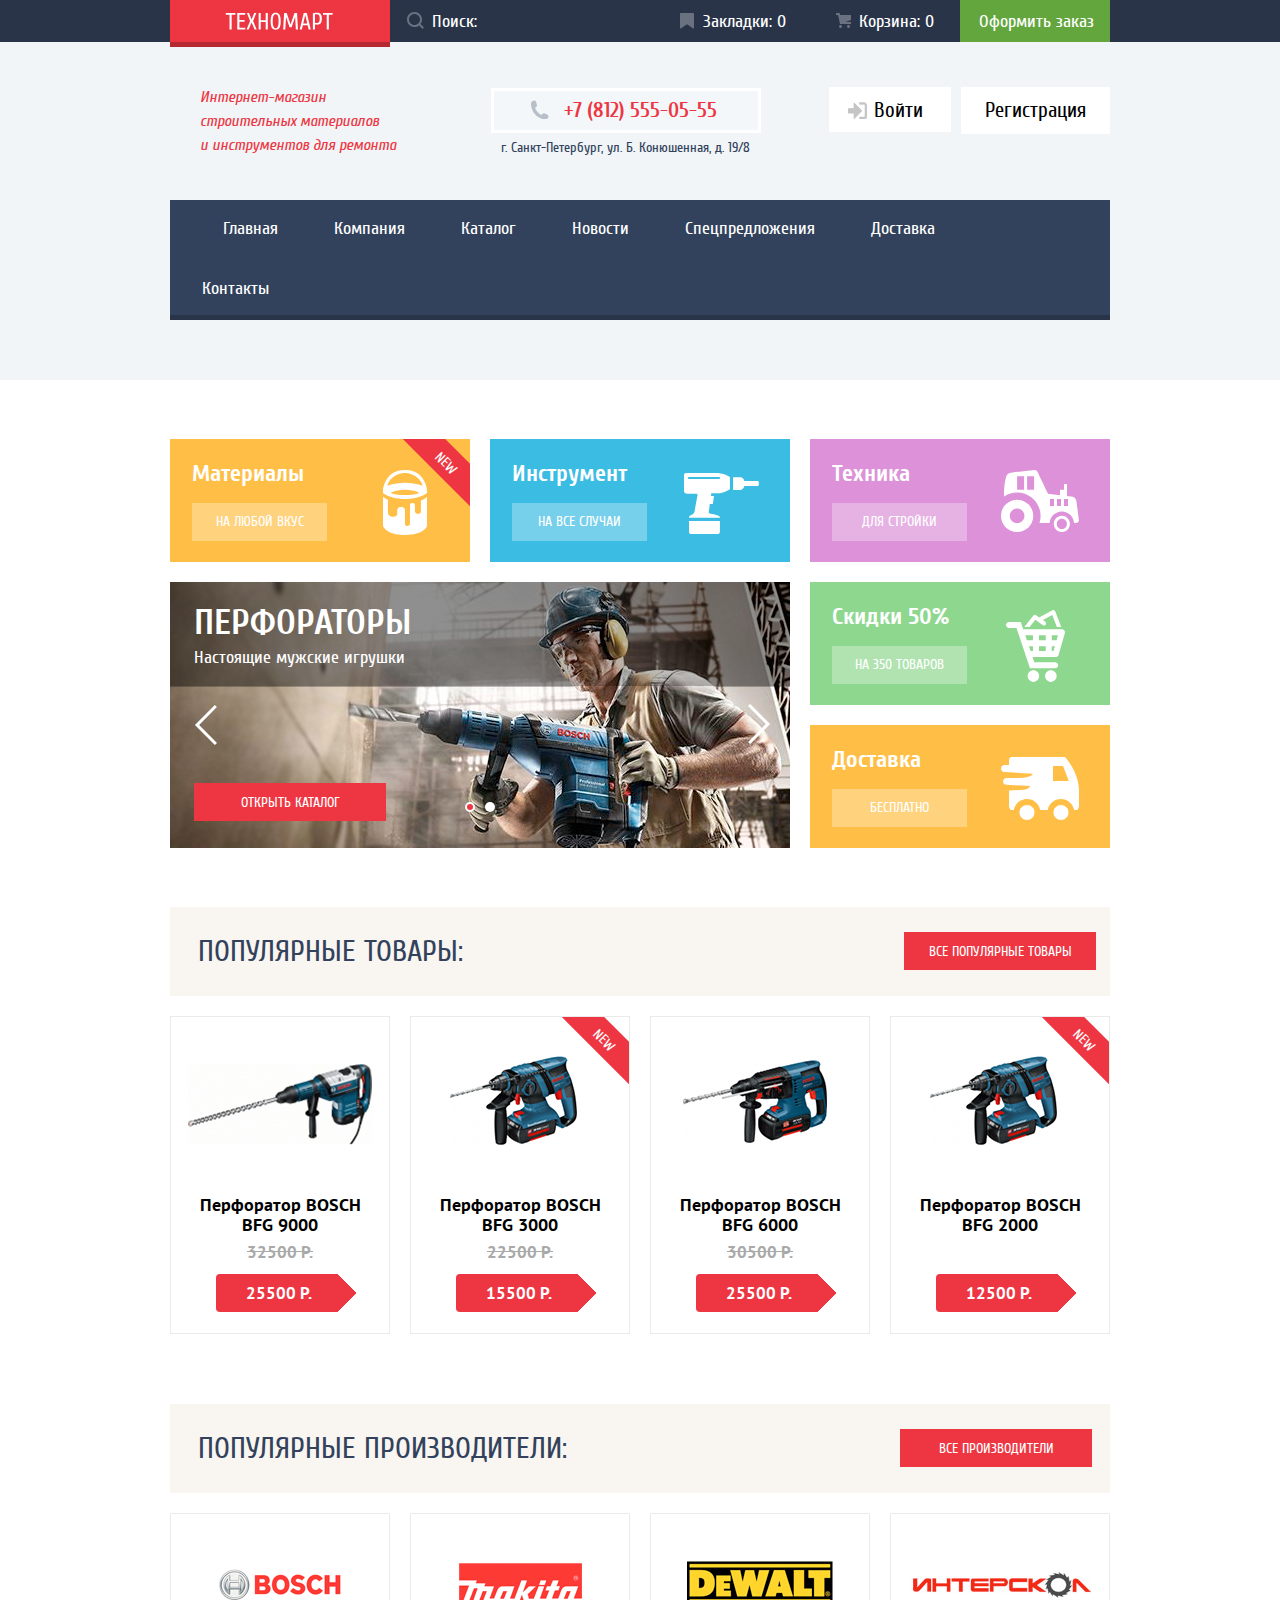
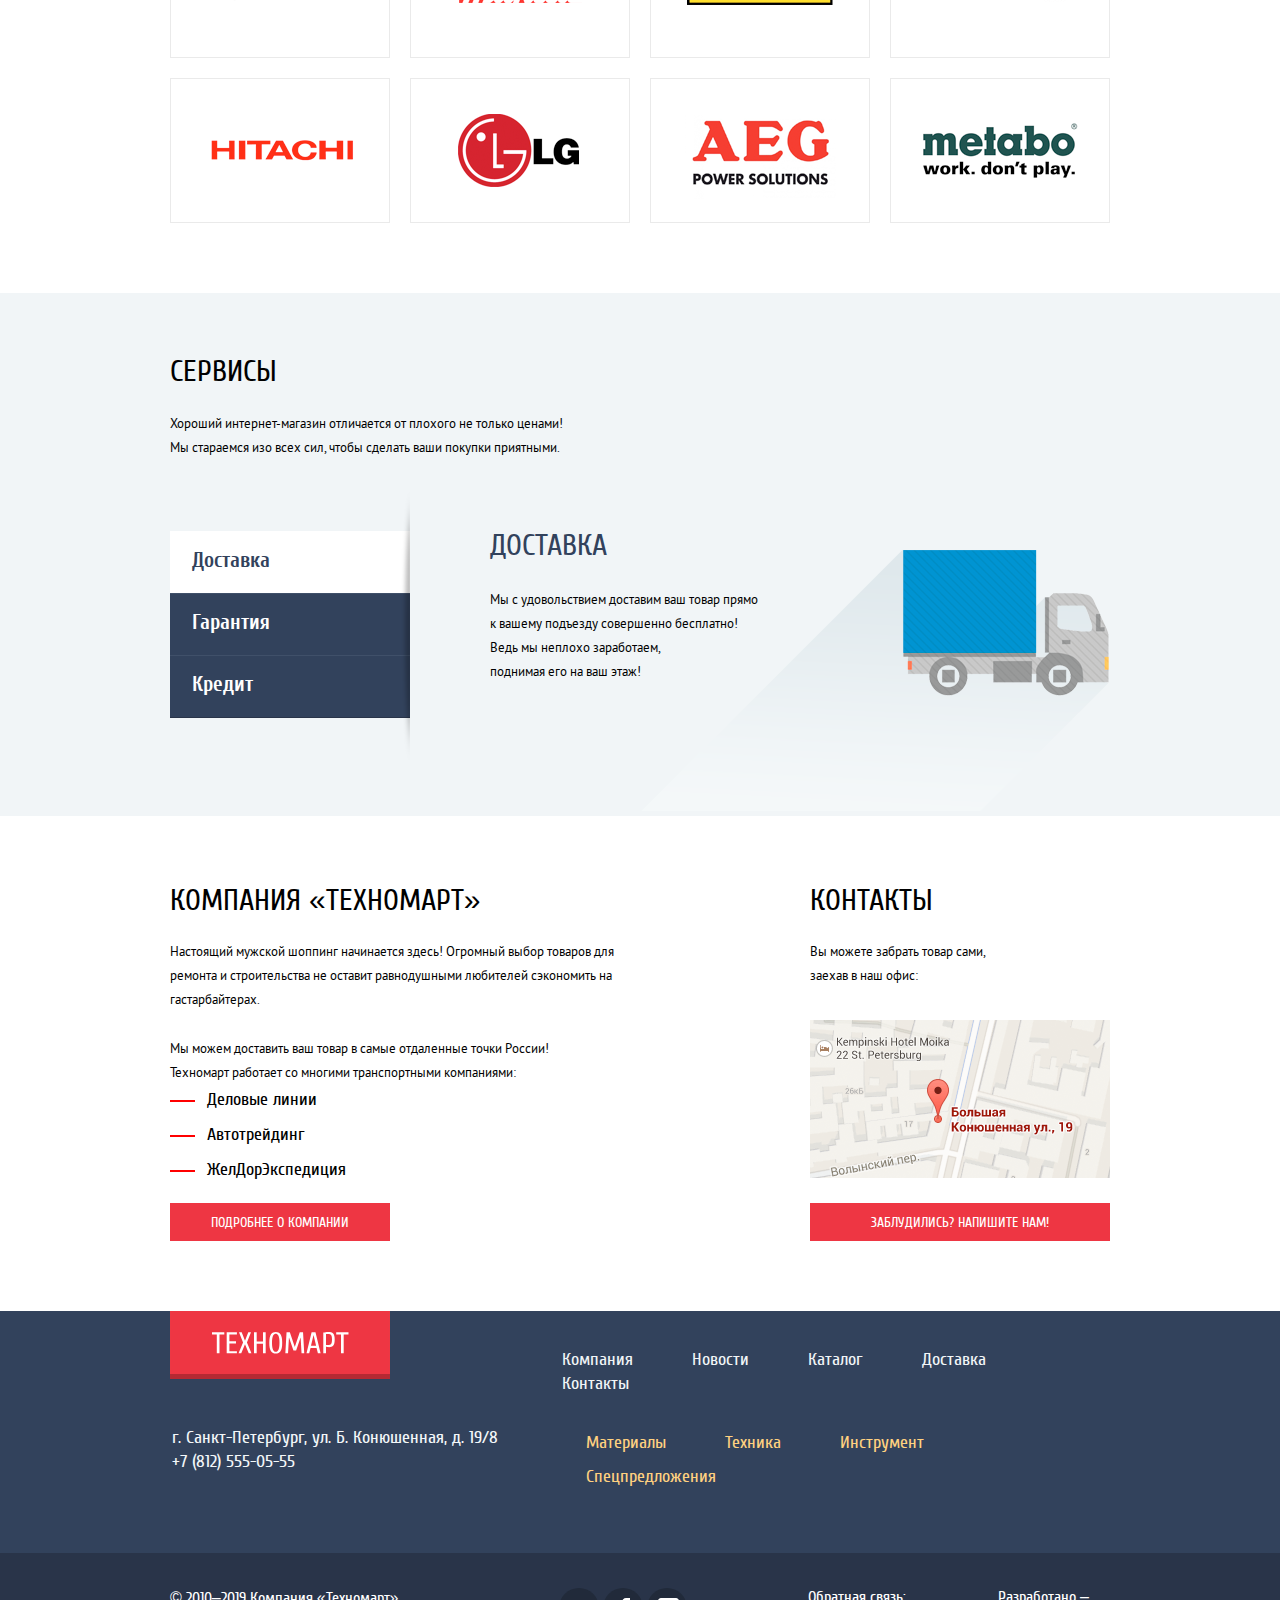
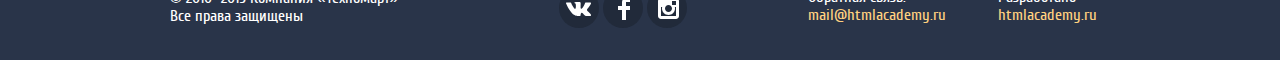
<file: index.html>
<!DOCTYPE html>
<html class="page" lang="ru">
<head>
    <meta charset="utf-8">
    <title>Магазин «Техномарт»</title>
    <link rel="stylesheet" href="css/normalize.min.css">
    <link rel="stylesheet" href="css/style.min.css">
</head>
<body class="page-body">
<!-- НАЧАЛО ХЕДЕРА -->
<header class="main-header">
    <!-- НАЧАЛО ВЕРХНЕГО МЕНЮ -->
    <div class="main-header-bar">
        <section class="user-block">
            <a class="main-logo-container">
                <img class="logo-img-index" src="img/logo-technomart.svg" width="108" height="18"
                     alt="Логотип Техномарт">
            </a>
            <ul class="user-block-menu">
                <li class="user-block-search">
                    <form class="user-block-search-field" method="get" action="https://echo.htmlacademy.ru">
                        <label class="search-label">
                            <input class="search" type="search" name="search" placeholder="Поиск:" autocomplete="off"
                                   aria-label="Форма поиска по сайту">
                            <svg aria-hidden="true" width="17" height="17" viewBox="0 0 17 17" fill="none"
                                 xmlns="http://www.w3.org/2000/svg">
                                <path fill-rule="evenodd" clip-rule="evenodd"
                                      d="M13.458 12.044L17 15.586L15.586 17L12.044 13.458C10.782 14.421 9.21 15 7.5 15C3.35786 15 0 11.6421 0 7.5C0 3.35786 3.35786 0 7.5 0C11.6421 0 15 3.35786 15 7.5C15.0001 9.14309 14.4581 10.7403 13.458 12.044ZM7.5 2C4.467 2 2 4.467 2 7.5C2.00331 10.5362 4.4638 12.9967 7.5 13C10.532 13 13 10.532 13 7.5C13 4.467 10.532 2 7.5 2Z"
                                      fill="white"/>
                            </svg>
                        </label>
                    </form>
                </li>
                <li class="user-block-item user-block-favourites">
                    <a href="#">Закладки: 0</a>
                </li>
                <li class="user-block-item user-block-cart">
                    <a href="#">Корзина: 0</a>
                </li>
                <li class="user-block-item user-block-order">
                    <a href="#">Оформить заказ</a>
                </li>
            </ul>
        </section>
    </div>
    <!-- КОНЕЦ ВЕРХНЕГО МЕНЮ -->

    <!-- НАЧАЛО ЦЕНТРАЛЬНОЙ СЕКЦИИ ХЕДЕРА -->
    <section class="header-middle-block">
        <p class="middle-block-text">Интернет-магазин<br>
            строительных материалов<br>
            и инструментов для ремонта</p>
        <address class="header-address-block">
            <a class="header-address-phone" href="tel:+78125550555" aria-label="Контактный телефон +7 812 555-05-55">+7
                (812) 555-05-55</a>
            <p class="header-address-text">г. Санкт-Петербург, ул. Б. Конюшенная, д. 19/8</p>
        </address>
        <div class="header-user-buttons">
            <a class="header-login" href="#">
                <svg aria-hidden="true" width="20" height="18" viewBox="0 0 20 18" fill="none"
                     xmlns="http://www.w3.org/2000/svg">
                    <path d="M14.1667 9L5.71429 0.5V6.5H0V11.5H5.71429V17.5L14.1667 9Z" fill="#C5C5C5"/>
                    <path
                            d="M16.1771 15.51H11.3895V17.5H16.1771C18.2514 17.5 19.0381 15.69 19.0619 14.474V3.528C19.0381 2.311 18.2514 0.5 16.1771 0.5H11.3895V2.49H16.1771C16.9762 2.49 17.1219 3.171 17.1391 3.547V14.451C17.1229 14.827 16.9762 15.51 16.1771 15.51Z"
                            fill="#C5C5C5"/>
                </svg>
                Войти</a>
            <a class="header-registration" href="#">Регистрация</a>
        </div>
    </section>
    <!-- КОНЕЦ ЦЕНТРАЛЬНОЙ СЕКЦИИ ХЕДЕРА -->

    <!-- НАЧАЛО ГЛАВНОЙ НАВИГАЦИИ ХЕДЕРА -->
    <nav class="main-navigation">
        <ul class="site-navigation">
            <li>
                <a href="index.html">Главная</a>
            </li>
            <li>
                <a href="#">Компания</a>
            </li>
            <li>
                <a href="catalog.html">Каталог</a>
            </li>
            <li>
                <a href="#">Новости</a>
            </li>
            <li>
                <a href="#">Спецпредложения</a>
            </li>
            <li>
                <a href="#">Доставка</a>
            </li>
            <li>
                <a href="#">Контакты</a>
            </li>

        </ul>
    </nav>
    <!-- КОНЕЦ ГЛАВНОЙ НАВИГАЦИИ ХЕДЕРА -->
</header>
<!-- КОНЕЦ ХЕДЕРА -->

<main class="main-container">
    <h1 class="visually-hidden">Интернет-магазин строительных материалов и инструмента «Техномарт»</h1>
    <!--СКРЫТЫЙ ЗАГОЛОВОК H1 -->
    <section class="promo-block container">
        <!-- СЛАЙДЕР -->
        <section class="main-slider">
            <article class="main-slider-slide-1 current-slide">
                <div class="main-slider-background">
                    <h2 class="main-slider-header uppercase">Перфораторы</h2>
                    <p class="main-slider-subheader">Настоящие мужские игрушки</p>
                </div>
                <img src="img/slider-bosch-perforator.jpg" width="620" height="266"
                     alt="На строительном объекте, в неплотном облаке пыли, мужчина с 3-дневной щетиной, в очках, каске, перчатках и шумозащитных наушниках сверлит бетонную стену профессиональным перфоратором Bosch BFG-9000 с алмазным сверлом">
                <a class="button slider-button" href="catalog.html">Открыть каталог</a>
            </article>
            <article class="main-slider-slide-2">
                <div class="main-slider-background">
                    <h2 class="main-slider-header uppercase">Дрели</h2>
                    <p class="main-slider-subheader">Соседям на радость!</p>
                </div>
                <img src="img/slider-screwdriver-bosh.jpg" width="620" height="266"
                     alt="На строительном объекте, мужчина с 3-дневной щетиной на лице, одетый в серую майку, жёлтую защитную каску, защитные очки, беруши и перчатки, используя аккумуляторный шуруповерт Bosch профессиональной серии сверлит кирпичную стену 10-мм сверлом">
                <a class="button slider-button" href="catalog.html">Открыть каталог</a>
            </article>
            <div>
                <button class="slider-arrow previous-slide" type="button" aria-label="Предыдущий слайд"></button>
                <button class="slider-arrow next-slide" type="button" aria-label="Следующий слайд"></button>
            </div>
            <div class="slider-controls">
                <button class="slider-circle-1 current" type="button" aria-label="Первый слайд"></button>
                <button class="slider-circle-2" type="button" aria-label="Второй слайд"></button>
            </div>

        </section>
        <!-- КОНЕЦ СЛАЙДЕРА -->

        <!-- НАЧАЛО СЕКЦИИ С РАЗДЕЛАМИ -->
        <ul class="promo-list">
            <li class="promo-item bg-orange mats">
                <h3>Материалы</h3>
                <p class="new-product new-promo">new</p>
                <a class="promo-item-link-text uppercase" href="#" aria-label="Перейти в раздел Материалы">на любой
                    вкус</a>
            </li>
            <li class="promo-item bg-bright-cyan inst">
                <h3>Инструмент</h3>
                <a class="promo-item-link-text uppercase" href="#" aria-label="Перейти в раздел инструменты">на все
                    случаи</a>
            </li>
            <li class="promo-item bg-magenta tech">
                <h3>Техника</h3>
                <a class="promo-item-link-text uppercase" href="#" aria-label="Перейти в раздел техника">для стройки</a>
            </li>
            <li class="promo-item bg-lime-green sale">
                <h3>Скидки 50%</h3>
                <a class="promo-item-link-text uppercase" href="#" aria-label="Перейти в раздел товары со скидками">на
                    350 товаров</a>
            </li>
            <li class="promo-item bg-orange delivery">
                <h3>Доставка</h3>
                <a class="promo-item-link-text uppercase" href="#"
                   aria-label="Получить информацию о бесплатной доставке">бесплатно</a>
            </li>
        </ul>
    </section>
    <!-- КОНЕЦ СЕКЦИИ С РАЗДЕЛАМИ -->

    <!--СЕКЦИЯ "ПОПУЛЯРНЫЕ ТОВАРЫ" -->
    <section class="popular-products container">
        <div class="popular-products-top">
            <h2 class="popular-products-header uppercase ">Популярные товары:</h2>
            <a class="button popular-button" href="#" aria-label="Просмотреть весь список популярных товаров">все
                популярные товары</a>
        </div>
        <ul class="popular-product-list">
            <li class="popular-item">
                <article class="product-box">
                    <a class="product-name" href="#">
                        <h3>Перфоратор BOSCH<br> BFG 9000</h3>
                    </a>
                    <div class="product-container">
                        <img class="product-image pp-9000" src="img/bosch-bfg9000.jpg" height="164" width="184"
                             alt="Перфоратор Bosch BFG 9000">
                        <div class="product-popup">
                            <div class="button-buy-box">
                                <a class="button-buy" href="blank.html">Купить</a>
                            </div>
                            <div class="button-favourites-box">
                                <a class="button-favourites" href="blank.html" aria-label="Добавить товар в закладки">В
                                    закладки</a>
                            </div>
                        </div>
                    </div>
                    <p>
                        <del class="old-price">32500 Р.</del>
                    </p>
                    <p class="product-price price-bg">25500 Р.</p>
                </article>
            </li>
            <li class="popular-item">
                <article class="product-box">
                    <a class="product-name" href="#">
                        <h3>Перфоратор BOSCH<br> BFG 3000</h3>
                    </a>
                    <p class="new-product new-popular">new</p>
                    <div class="product-container">
                        <img class="product-image pp-3000" src="img/bosch-bfg3000.jpg" height="112" width="127"
                             alt="Перфоратор bosch bfg 3000">
                        <div class="product-popup">
                            <div class="button-buy-box">
                                <a class="button-buy" href="blank.html">Купить</a>
                            </div>
                            <div class="button-favourites-box">
                                <a class="button-favourites" href="blank.html" aria-label="Добавить товар в закладки">В
                                    закладки</a>
                            </div>
                        </div>
                    </div>
                    <p>
                        <del class="old-price">22500 Р.</del>
                    </p>
                    <p class="product-price price-bg">15500 Р.</p>
                </article>
            </li>
            <li class="popular-item">
                <article class="product-box">
                    <a class="product-name" href="#">
                        <h3>Перфоратор BOSCH<br> BFG 6000</h3>
                    </a>
                    <div class="product-container">
                        <img class="product-image pp-6000" src="img/bosch-bfg6000.jpg" height="128" width="144"
                             alt="Перфоратор bosch bfg 6000">
                        <div class="product-popup">
                            <div class="button-buy-box">
                                <a class="button-buy" href="blank.html">Купить</a>
                            </div>
                            <div class="button-favourites-box">
                                <a class="button-favourites" href="blank.html" aria-label="Добавить товар в закладки">В
                                    закладки</a>
                            </div>
                        </div>
                    </div>
                    <p class="line-position">
                        <del class="old-price">30500 Р.</del>
                    </p>
                    <p class="product-price price-bg">25500 Р.</p>
                </article>
            </li>
            <li class="popular-item">
                <article class="product-box">
                    <a class="product-name" href="#">
                        <h3>Перфоратор BOSCH<br> BFG 2000</h3>
                    </a>
                    <p class="new-product new-popular">new</p>
                    <div class="product-container">
                        <img class="product-image pp-2000" src="img/bosch-bfg2000.jpg" height="112" width="127"
                             alt="Перфоратор bosch bfg 2000">
                        <div class="product-popup">
                            <div class="button-buy-box">
                                <a class="button-buy" href="blank.html">Купить</a>
                            </div>
                            <div class="button-favourites-box">
                                <a class="button-favourites" href="blank.html" aria-label="Добавить товар в закладки">В
                                    закладки</a>
                            </div>
                        </div>
                    </div>
                    <p class="product-price price-bg">12500 Р.</p>
                </article>
            </li>
        </ul>
    </section>
    <!-- КОНЕЦ СЕКЦИИ "ПОПУЛЯРНЫЕ ТОВАРЫ" -->

    <!--СЕКЦИЯ "ПАРТНЕРЫ" -->
    <section class="partners-block container">
        <div class="partners-block-top">
            <H2 class="partners-block-header uppercase">Популярные производители:</H2>
            <a class="button popular-button pp-fix" href="#" aria-label="Просмотреть весь список производителей">все
                производители</a>
        </div>
        <ul class="partners-list">
            <li class="partners-item">
                <a class="partners-link" href="#">
                    <img src="img/logo-bosch.png" height="37" width="126" alt="Логотип Bosch">
                </a>
            </li>
            <li class="partners-item">
                <a class="partners-link" href="#">
                    <img class="pp-makita" src="img/logo-makita.png" height="40" width="123" alt="Логотип Makita">
                </a>
            </li>
            <li class="partners-item">
                <a class="partners-link" href="#">
                    <img class="pp-dewalt" src="img/logo-dewalt.png" height="44" width="146" alt="Логотип DeWalt">
                </a>
            </li>
            <li class="partners-item">
                <a class="partners-link" href="#">
                    <img class="pp-interskol" src="img/logo-interskol.png" height="76" width="200"
                         alt="Логотип Интерскол">
                </a>
            </li>
            <li class="partners-item">
                <a class="partners-link" href="#">
                    <img class="pp-hitachi" src="img/logo-hitachi.png" height="31" width="169" alt="Логотип Hitachi">
                </a>
            </li>
            <li class="partners-item">
                <a class="partners-link" href="#">
                    <img class="pp-lg" src="img/logo-lg.png" height="73" width="121" alt="Логотип LG">
                </a>
            </li>
            <li class="partners-item">
                <a class="partners-link" href="#">
                    <img src="img/logo-aeg.png" height="96" width="151" alt="Логотип AEG">
                </a>
            </li>
            <li class="partners-item">
                <a class="partners-link" href="#">
                    <img src="img/logo-metabo.png" height="69" width="204" alt="Логотип Metabo">
                </a>
            </li>
        </ul>
    </section>
    <!-- КОНЕЦ СЕКЦИИ "ПАРТНЕРЫ" -->

    <!-- НАЧАЛО ИНФОРМАЦИОННОЙ СЕКЦИЯ -->
    <section class="inform-block">
        <div class="inform-wrapper">
            <h2 class="visually-hidden">Дополнительные услуги</h2> <!-- СКРЫТЫЙ ЗАГОЛОВОК -->
            <section class="inform-services">
                <div class="inform-positioner">
                    <h3 class="inform-block-header">Сервисы</h3>
                    <p class="inform-services-text">Хороший интернет-магазин отличается от плохого не только ценами!<br>
                        Мы стараемся изо всех сил, чтобы сделать ваши покупки приятными.
                    </p>
                </div>
                <ul class="services-slider">
                    <li>
                        <button class="services-slider-content-1 active" type="button"
                                aria-label="Перейти к условиям доставки">Доставка
                        </button>
                    </li>
                    <li>
                        <button class="services-slider-content-2" type="button"
                                aria-label="Перейти к описанию гарантийных обязательств">Гарантия
                        </button>
                    </li>
                    <li>
                        <button class="services-slider-content-3" type="button"
                                aria-label="Перейти к условиям кредитования">Кредит
                        </button>
                    </li>
                </ul>
                <ul class="services-slider-description">
                    <li class="services-slider-definition serv-delivery services-slider-current">
                        <h3 class="services-slider-headers uppercase services-delivery">Доставка</h3>
                        <p class="services-slider-text">Мы с удовольствием доставим ваш товар прямо<br>
                            к вашему подъезду совершенно бесплатно!<br>
                            Ведь мы неплохо заработаем,<br>
                            поднимая его на ваш этаж!
                        </p>
                    </li>
                    <li class="services-slider-definition serv-warranty">
                        <h3 class="services-slider-headers services-warranty uppercase">Гарантия</h3>
                        <p class="services-slider-text">Если купленный у нас товар поломается или заискрит,<br>
                            а также в случае пожара, спровоцированного его<br>
                            возгоранием, вы всегда можете быть уверены в нашей<br>
                            гарантии. Мы обменяем сгоревший товар на новый.<br>
                            Дом уж восстановите как-нибудь сами.
                        </p>
                    </li>
                    <li class="services-slider-definition serv-credit">
                        <h3 class="services-slider-headers services-credit uppercase">Кредит</h3>
                        <p class="services-slider-text">Залезть в долговую яму стало проще!<br>
                            Кредитные консультанты придут вам на помощь.
                        </p>
                        <a class="button credit-button" href="blank.html" aria-label="отправить заявку на кредит">Отправить
                            заявку</a>
                    </li>
                </ul>
            </section>

        </div>
    </section>
    <!-- КОНЕЦ ИНФОРМАЦИОННОЙ СЕКЦИЯ -->

    <!-- НАЧАЛО СЕКЦИИ КОНТАКТЫ/ПАРТНЕРЫ -->
    <section class="about container">

        <section class="about-partners">
            <h2 class="visually-hidden">О нас:</h2>
            <h3 class="about-header">Компания &laquo;Техномарт&raquo;</h3>
            <p class="about-company-text">Настоящий мужской шоппинг начинается здесь! Огромный выбор товаров для<br>
                ремонта и строительства не оставит равнодушными любителей сэкономить на<br>
                гастарбайтерах.
            </p>
            <p class="about-company-text">Мы можем доставить ваш товар в самые отдаленные точки России!<br>
                Техномарт работает со многими транспортными компаниями:
            </p>
            <ul class="about-partners-list">
                <li class="about-partners-item">Деловые линии</li>
                <li class="about-partners-item">Автотрейдинг</li>
                <li class="about-partners-item">ЖелДорЭкспедиция</li>
            </ul>
            <a class="button more-info" href="blank.html">подробнее о компании</a>
        </section>

        <section class="about-contacts">
            <h3 class="about-header">Контакты</h3>
            <p class="about-contacts-text">Вы можете забрать товар сами,<br>
                заехав в наш офис:
            </p>
            <div class="about-map-container">
                <a class="map-link" href="blank.html" aria-label="Открыть интерактивную карту проезда">
                    <img src="img/contacts-map.png" width="300"
                         height="158" alt="Карта проезда"></a>
            </div>
            <a class="button about-contacts-writeus" href="blank.html"
               aria-label="Форма обратной связи. Можете написать нам!">Заблудились? Напишите нам!</a>
        </section>
    </section>
    <!-- КОНЕЦ СЕКЦИИ КОНТАКТЫ/ПАРТНЕРЫ -->
</main>

<!-- НАЧАЛО ФУТЕРА -->
<footer class="main-footer ">
    <div class="footer-wrapper container">
        <a class="footer-logo">
            <img src="img/footer-logo.svg" alt="Логотип Техномарт" width="220" height="68">
        </a>
        <address class="footer-address">
            <p tabindex="0" aria-label="Наш адрес город Санкт-Петербург, улица Большая Конюшенная, дом 19 корпус 8">г.
                Санкт-Петербург, ул. Б. Конюшенная, д. 19/8<br>
                <a class="footer-address-phone" href="tel:+78125550555"
                   aria-label="Контактный телефон +7 812 55-50-555">+7 (812) 555-05-55</a>
            </p>
        </address>
        <!-- НАЧАЛО НАВИГАЦИИ ФУТЕРА -->
        <section class="footer-menu">
            <ul class="footer-menu-navigation">
                <li class="footer-navigation-item">
                    <a href="#">Компания</a>
                </li>
                <li class="footer-navigation-item">
                    <a href="#">Новости</a>
                </li>
                <li class="footer-navigation-item">
                    <a href="catalog.html">Каталог</a>
                </li>
                <li class="footer-navigation-item">
                    <a href="#">Доставка</a>
                </li>
                <li class="footer-navigation-item">
                    <a href="#">Контакты</a>
                </li>
            </ul>
        </section>
        <section class="footer-menu-features">
            <ul class="footer-menu-partitions">
                <li class="footer-menu-item">
                    <a href="#">Материалы</a>
                </li>
                <li class="footer-menu-item">
                    <a href="#">Техника</a>
                </li>
                <li class="footer-menu-item">
                    <a href="#">Инструмент</a>
                </li>
                <li class="footer-menu-item">
                    <a href="#">Спецпредложения</a>
            </ul>
        </section>
    </div>
    <!-- КОНЕЦ НАВИГАЦИИ ФУТЕРА -->
    <div class="footer-bottom">
        <div class="footer-bottom-wrapper container">
            <p class="footer-copyright">© 2010&ndash;2019 Компания «Техномарт»<br>
                Все права защищены
            </p>
            <!-- НАЧАЛО СЕКЦИИ СОЦСЕТИ -->
            <section class="footer-social-block">
                <h2 class="visually-hidden">Социальные сети:</h2> <!-- Скрытый h2 -->
                <ul class="footer-social">
                    <li class="social-item">
                        <a class="social-vk" href="#">
                            <span class="visually-hidden">ВКонтакте</span>
                        </a>
                    </li>
                    <li class="social-item">
                        <a class="social-fb" href="#">
                            <span class="visually-hidden">Фейсбук</span>
                        </a>
                    </li>
                    <li class="social-item">
                        <a class="social-insta" href="#">
                            <span class="visually-hidden">Инстаграм</span>
                        </a>
                    </li>
                </ul>
            </section>
            <!-- КОНЕЦ СЕКЦИИ СОЦСЕТИ -->
            <!-- НАЧАЛО СЕКЦИИ ОБРАТНАЯ СВЯЗЬ -->
            <section class="footer-feedback">
                <p class="feedback-text">Обратная связь:<br>
                    <a class="feedback-link"
                       href="mailto:mail@htmlacademy.ru?subject=Куда%20написать,%20чтобы%20твоему%20наставнику%20повысили%20оклад?"
                       aria-label="Написать нам на почту mail@htmlacademy.ru">mail@htmlacademy.ru</a>
                </p>
                <p class="feedback-text">Разработано &ndash;<br>
                    <a class="feedback-link" href="https://htmlacademy.ru/intensive/htmlcss"
                       aria-label="Разработчик сайта htmlacademy.ru">htmlacademy.ru</a>
                </p>
            </section>
        </div>
    </div>
    <!-- КОНЕЦ СЕКЦИИ ОБРАТНАЯ СВЯЗЬ -->
</footer>
<!-- КОНЕЦ ФУТЕРА -->

<!-- НАЧАЛО МОДАЛЬНЫЕ ОКНА -->
<!-- МОДАЛ > ОБРАТНАЯ СВЯЗЬ -->
<div class="popup-writeus-container">
    <section class="popup-writeus">
        <h2 class="visually-hidden">Форма обратной связи:</h2>
        <form class="writeus-form" method="post" action="https://echo.htmlacademy.ru">
            <ul class="writeus-fields">
                <li class="feedback-name-container">
                    <label for="feedback-name" class="name" aria-label="введите ваше имя и фамилию">Ваше имя:</label>
                    <input class="writeus-form name-input" id="feedback-name" type="text" placeholder="Имя Фамилия">
                </li>
                <li class="feedback-email-container">
                    <label class="email" for="feedback-email" aria-label="введите ваш e-mail">Ваш e-mail:</label>
                    <input class="writeus-form email-input" id="feedback-email" type="email"
                           placeholder="email@example.com">
                </li>
            </ul>
            <div class="feedback-textarea-container">
                <label class="feedback-textarea-label" for="feedback-textarea"
                       aria-label="Текст письма в свободной форме">Текст письма:</label>
                <textarea class="feedback-textarea" id="feedback-textarea" placeholder="В свободной форме"></textarea>
            </div>
            <div class="popup-buttons">
                <button type="submit" class="button writeus-button" aria-label="Отправить форму">ОТПРАВИТЬ</button>
            </div>
        </form>
        <button class="cart-close-button" type="button" aria-label="закрыть форму"></button>
    </section>
</div>
<!-- КОНЕЦ МОДАЛ > ОБРАТНАЯ СВЯЗЬ -->
<!-- МОДАЛ > КАРТА -->
<div class="map-popup-container">
    <section class="map-popup">
        <iframe src="https://yandex.by/map-widget/v1/-/CCQ~NCgxpC" width="943" height="442" allowfullscreen
                title="Офис компани по адресу г. Санк-Петербург, ул. Большая Конюшенная 19/8">
        </iframe>
        <button class="map-close-button" type="button" aria-label="закрыть карту"></button>
    </section>
</div>
<!-- КОНЕЦ МОДАЛ > КАРТА -->

<!-- МОДАЛ > КОРЗИНА -->
<div class="cart-popup-container">
    <section class="product-in-cart">
        <div class="order-added">
            <p>Товар добавлен в корзину!</p>
        </div>
        <div class="popup-buttons">
            <a class="button popup-button-buy uppercase" href="#">Оформить заказ</a>
            <a class="button popup-button-continue uppercase" href="#">Продолжить покупки</a>
        </div>
        <button class="cart-close-button" type="button" aria-label="закрыть уведомление"></button>
    </section>
</div>
<!-- КОНЕЦ МОДАЛ > КОРЗИНА -->
<!-- КОНЕЦ МОДАЛЬНЫЕ ОКНА -->
<script src="js/script.min.js"></script>
</body>
</html>
</file>
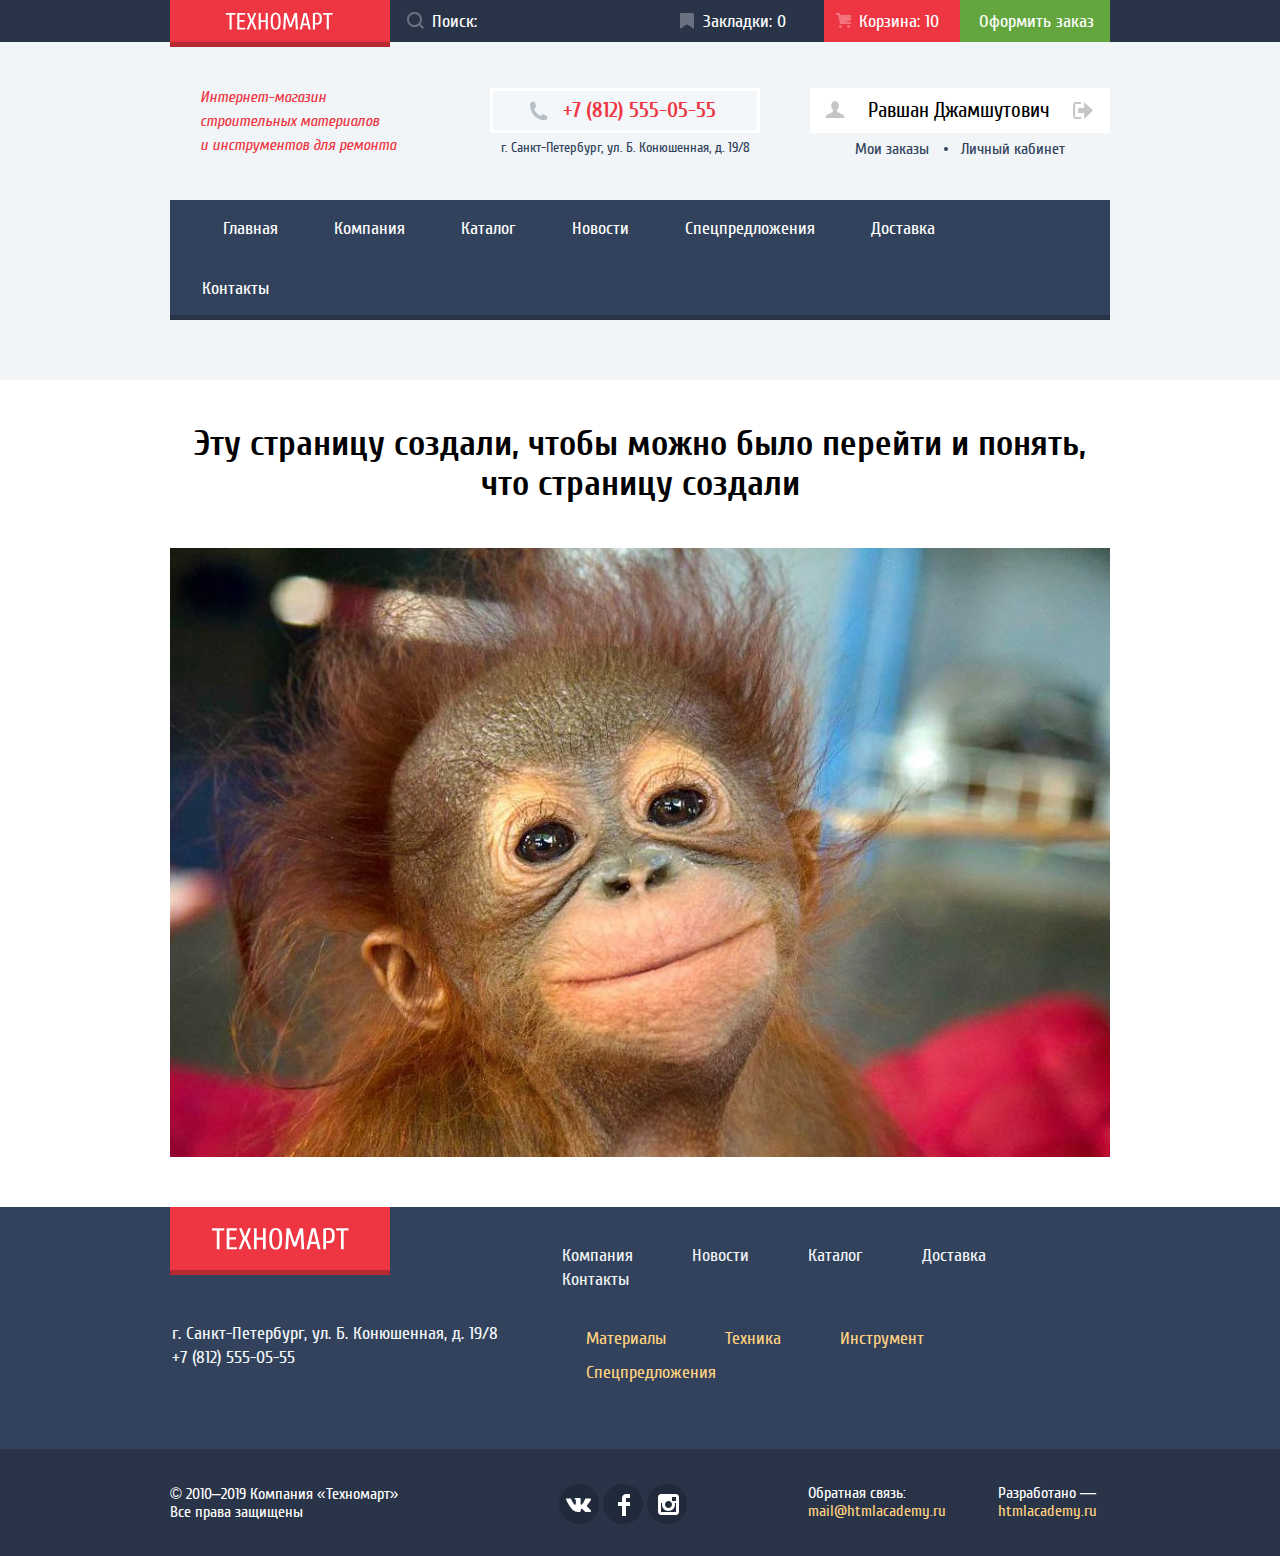
<file: blank.html>
<!DOCTYPE html>
<html class="page" lang="ru">
<head>
    <meta charset="UTF-8">
    <title>Пустая страница | Магазин «Техномарт»</title>
    <link rel="stylesheet" href="css/normalize.min.css">
    <link rel="stylesheet" href="css/style.min.css">
</head>
<body class="page-body">
<!-- НАЧАЛО ХЕДЕРА -->
<header class="main-header">
    <!-- НАЧАЛО ВЕРХНЕГО МЕНЮ -->
    <div class="main-header-bar">
        <section class="user-block">
            <a class="main-logo-container" href="index.html" aria-label="перейти на главную страницу">
                <img class="logo-img" src="img/logo-technomart.svg" width="220" height="47" alt="Логотип Техномарт">
            </a>
            <ul class="user-block-menu">
                <li class="user-block-search">
                    <form class="user-block-search-field" method="get" action="https://echo.htmlacademy.ru">
                        <label class="search-label">
                            <input class="search" type="search" name="search" placeholder="Поиск:" autocomplete="off" aria-label="Форма поиска по сайту">
                            <svg aria-hidden="true" width="17" height="17" viewBox="0 0 17 17" fill="none" xmlns="http://www.w3.org/2000/svg" focusable="false">
                                <path fill-rule="evenodd" clip-rule="evenodd"
                                      d="M13.458 12.044L17 15.586L15.586 17L12.044 13.458C10.782 14.421 9.21 15 7.5 15C3.35786 15 0 11.6421 0 7.5C0 3.35786 3.35786 0 7.5 0C11.6421 0 15 3.35786 15 7.5C15.0001 9.14309 14.4581 10.7403 13.458 12.044ZM7.5 2C4.467 2 2 4.467 2 7.5C2.00331 10.5362 4.4638 12.9967 7.5 13C10.532 13 13 10.532 13 7.5C13 4.467 10.532 2 7.5 2Z"
                                      fill="white"/>
                            </svg>
                        </label>
                    </form>
                </li>
                <li class="user-block-item user-block-favourites">
                    <a href="#">Закладки: 0</a>
                </li>
                <li class="user-block-item user-block-cart not-empty-cart">
                    <a class="block-cart-link user-block-cart" href="#">Корзина: 10</a>
                </li>
                <li class="user-block-item user-block-order">
                    <a href="#">Оформить заказ</a>
                </li>
            </ul>
        </section>
    </div>
    <!-- КОНЕЦ ВЕРХНЕГО МЕНЮ -->

    <!-- НАЧАЛО ЦЕНТРАЛЬНОЙ СЕКЦИИ ХЕДЕРА -->
    <section class="header-middle-block">
        <p class="middle-block-text">Интернет-магазин<br>
            строительных материалов<br>
            и инструментов для ремонта
        </p>
        <address class="header-address-block">
            <a class="catalog-phone" href="tel:+78125550555" aria-label="Контактный телефон +7 812 555-05-55">+7 (812) 555-05-55</a>
            <p class="header-address-text catalog-address-text">г. Санкт-Петербург, ул. Б. Конюшенная, д. 19/8</p>
        </address>
        <div class="account-grid">
            <p class="account-name">
                <a class="user" href="#" aria-label="Перейти в личный кабинет">Равшан Джамшутович
                    <svg class="icon-userpic" width="20" height="18" viewBox="0 0 20 18" fill="none"
                         xmlns="http://www.w3.org/2000/svg">
                        <path
                                d="M17.881 14.166C15.737 13.431 13.625 12.5 12.674 11.776C12.017 11.275 11.904 10.158 12.157 9.361C13.275 8.458 14.021 6.884 14.021 5.083C14.021 2.276 12.221 0 10 0C7.77902 0 5.97901 2.276 5.97901 5.083C5.97901 6.884 6.72501 8.457 7.84201 9.36C8.09501 10.158 7.98302 11.275 7.32502 11.776C6.37502 12.5 4.26201 13.43 2.11801 14.166C-0.0259852 14.902 1.48343e-05 18 1.48343e-05 18H20C20 18 20.025 14.901 17.881 14.166Z"
                                fill="#C5C5C5"/>
                    </svg>
                </a>
                <a href="#">
                    <svg class="icon-logout" width="20" height="17" viewBox="0 0 20 17" fill="none"
                         xmlns="http://www.w3.org/2000/svg" aria-label="Выйти из аккаунта">
                        <path d="M20 8.5L11.125 0V6H5.125V11H11.125V17L20 8.5Z" fill="#C5C5C5"/>
                        <path
                                d="M2.10598 13.952V3.048C2.12398 2.672 2.27698 1.991 3.11598 1.991H8.14297V0H3.11598C0.937975 0 0.111975 1.81 0.0869751 3.027V13.973C0.111975 15.189 0.937975 17 3.11598 17H8.14297V15.01H3.11598C2.27698 15.01 2.12398 14.327 2.10598 13.952Z"
                                fill="#C5C5C5"/>
                    </svg>
                </a>
            </p>
            <ul class="account-block">
                <li>
                    <a class="account-orders" href="#">Мои заказы</a>
                </li>
                <li>
                    <a class="account-cabinet" href="#">Личный кабинет</a>
                </li>
            </ul>
        </div>
    </section>
    <!-- КОНЕЦ ЦЕНТРАЛЬНОЙ СЕКЦИИ ХЕДЕРА -->

    <!-- НАЧАЛО ГЛАВНОЙ НАВИГАЦИИ ХЕДЕРА -->
    <nav class="main-navigation pp-margin">
        <ul class="site-navigation">
            <li class="site-navigation-item">
                <a href="index.html">Главная</a>
            </li>
            <li class="site-navigation-item">
                <a href="#">Компания</a>
            </li>
            <li class="site-navigation-item">
                <a href="catalog.html">Каталог</a>
            </li>
            <li class="site-navigation-item">
                <a href="#">Новости</a>
            </li>
            <li class="site-navigation-item">
                <a href="#">Спецпредложения</a>
            </li>
            <li class="site-navigation-item">
                <a href="#">Доставка</a>
            </li>
            <li class="site-navigation-item">
                <a href="#">Контакты</a>
            </li>
        </ul>
    </nav>
    <!-- КОНЕЦ ГЛАВНОЙ НАВИГАЦИИ ХЕДЕРА -->
</header>
<!-- КОНЕЦ ХЕДЕРА -->

<main class="main-container">

</main>
<h1 class="blank-text">Эту страницу создали, чтобы можно было перейти и понять,<br> что страницу создали</h1>
<img class="blank-image" src="img/fail.jpg" width="940" height="609" alt="а вот и фигушки">
<!-- НАЧАЛО ФУТЕРА -->
<footer class="main-footer ">
    <div class="footer-wrapper container">
        <a class="footer-logo">
            <img src="img/footer-logo.svg" alt="Логотип Техномарт" width="220" height="68">
        </a>
        <address class="footer-address">
            <p>г. Санкт-Петербург, ул. Б. Конюшенная, д. 19/8<br>
                <a class="footer-address-phone" href="tel:+78125550555">+7 (812) 555-05-55</a>
            </p>
        </address>
        <!-- НАЧАЛО НАВИГАЦИИ ФУТЕРА -->
        <ul class="footer-menu-navigation">
            <li class="footer-navigation-item">
                <a href="#">Компания</a>
            </li>
            <li class="footer-navigation-item">
                <a href="#">Новости</a>
            </li>
            <li class="footer-navigation-item">
                <a href="catalog.html">Каталог</a>
            </li>
            <li class="footer-navigation-item">
                <a href="#">Доставка</a>
            </li>
            <li class="footer-navigation-item">
                <a href="#">Контакты</a>
            </li>
        </ul>
        <ul class="footer-menu-partitions">
            <li class="footer-menu-item">
                <a href="#">Материалы</a>
            </li>
            <li class="footer-menu-item">
                <a href="#">Техника</a>
            </li>
            <li class="footer-menu-item">
                <a href="#">Инструмент</a>
            </li>
            <li class="footer-menu-item">
                <a href="#">Спецпредложения</a>
        </ul>
    </div>
    <!-- КОНЕЦ НАВИГАЦИИ ФУТЕРА -->
    <div class="footer-bottom">
        <div class="footer-bottom-wrapper container">
            <p class="footer-copyright">&copy; 2010&ndash;2019 Компания «Техномарт»<br>
                Все права защищены
            </p>
            <!-- НАЧАЛО СЕКЦИИ СОЦСЕТИ -->
            <section class="footer-social-block">
                <h2 class="visually-hidden">Социальные сети:</h2> <!-- Скрытый h2 -->
                <ul class="footer-social">
                    <li class="social-item">
                        <a class="social-vk" href="#">
                            <span class="visually-hidden">ВКонтакте</span>
                        </a>
                    </li>
                    <li class="social-item">
                        <a class="social-fb" href="#">
                            <span class="visually-hidden">Фейсбук</span>
                        </a>
                    </li>
                    <li class="social-item">
                        <a class="social-insta" href="#">
                            <span class="visually-hidden">Инстаграм</span>
                        </a>
                    </li>
                </ul>
            </section>
            <!-- КОНЕЦ СЕКЦИИ СОЦСЕТИ -->
            <!-- НАЧАЛО СЕКЦИИ ОБРАТНАЯ СВЯЗЬ -->
            <section class="footer-feedback">
                <p class="feedback-text">Обратная связь:<br>
                    <a class="feedback-link"
                       href="mailto:mail@htmlacademy.ru?subject=Куда%20написать,%20чтобы%20твоему%20наставнику%20повысили%20оклад?" aria-label="Написать нам на почту mail@htmlacademy.ru">mail@htmlacademy.ru</a>
                </p>
                <p class="feedback-text">Разработано —<br>
                    <a class="feedback-link" href="https://htmlacademy.ru/intensive/htmlcss" aria-label="Разработчик сайта htmlacademy.ru">htmlacademy.ru</a>
                </p>
            </section>
        </div>
    </div>
    <!-- КОНЕЦ СЕКЦИИ ОБРАТНАЯ СВЯЗЬ -->
</footer>
<!-- КОНЕЦ ФУТЕРА -->
</body>
</html>
</file>
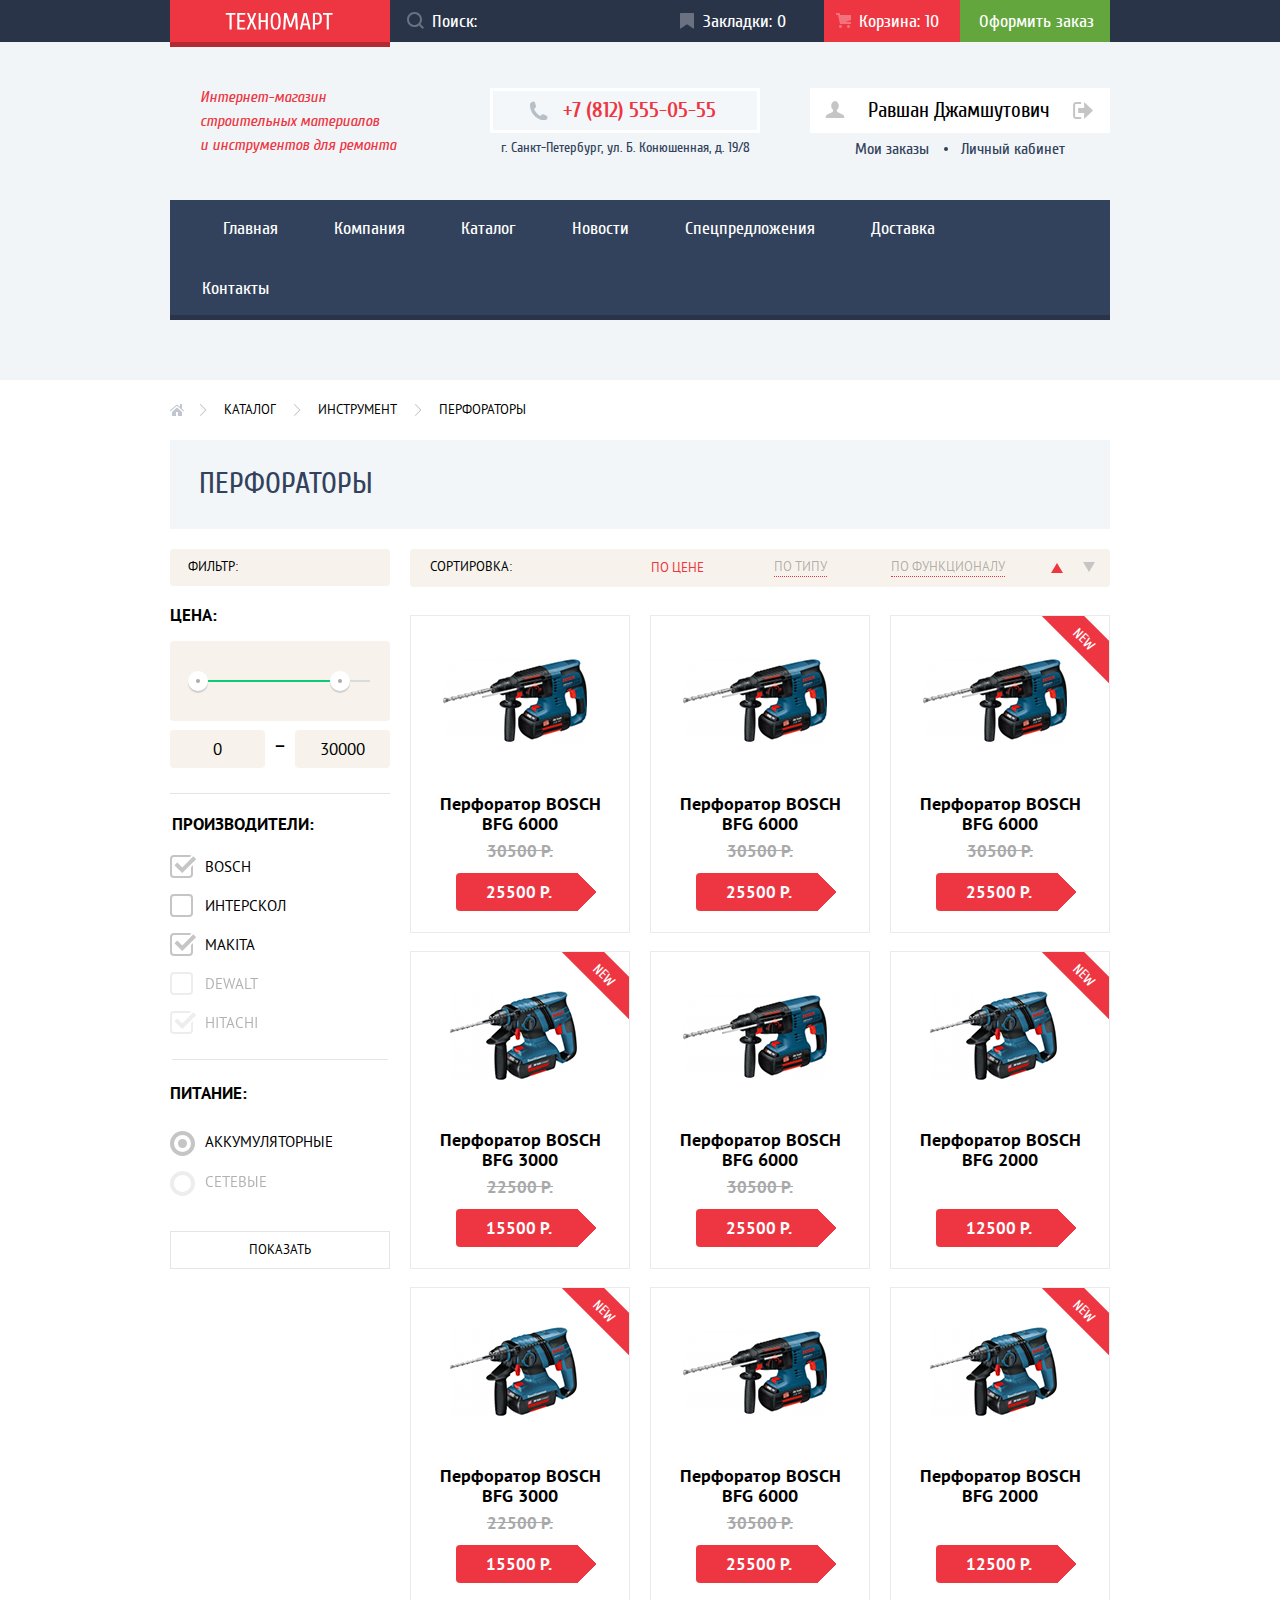
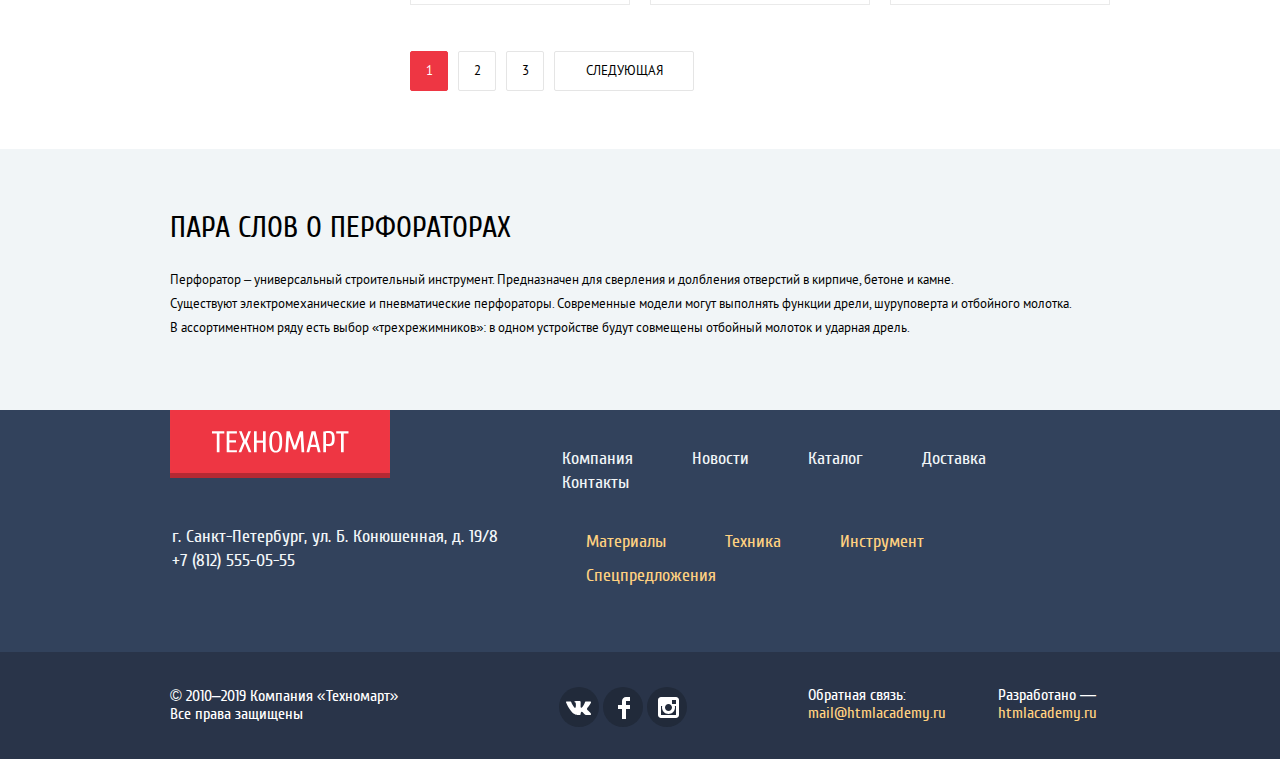
<file: catalog.html>
<!DOCTYPE html>
<html class="page" lang="ru">
<head>
    <meta charset="UTF-8">
    <title>Каталог | Магазин «Техномарт»</title>
    <link rel="stylesheet" href="css/normalize.min.css">
    <link rel="stylesheet" href="css/style.min.css">
</head>
<body class="page-body">
<!-- НАЧАЛО ХЕДЕРА -->
<header class="main-header">
    <!-- НАЧАЛО ВЕРХНЕГО МЕНЮ -->
    <div class="main-header-bar">
        <section class="user-block">
            <a class="main-logo-container" href="index.html" aria-label="перейти на главную страницу">
                <img class="logo-img" src="img/logo-technomart.svg" width="220" height="47" alt="Логотип Техномарт">
            </a>
            <ul class="user-block-menu">
                <li class="user-block-search">
                    <form class="user-block-search-field" method="get" action="https://echo.htmlacademy.ru">
                        <label class="search-label">
                            <input class="search" type="search" name="search" placeholder="Поиск:" autocomplete="off"
                                   aria-label="Форма поиска по сайту">
                            <svg aria-hidden="true" width="17" height="17" viewBox="0 0 17 17" fill="none"
                                 xmlns="http://www.w3.org/2000/svg" focusable="false">
                                <path fill-rule="evenodd" clip-rule="evenodd"
                                      d="M13.458 12.044L17 15.586L15.586 17L12.044 13.458C10.782 14.421 9.21 15 7.5 15C3.35786 15 0 11.6421 0 7.5C0 3.35786 3.35786 0 7.5 0C11.6421 0 15 3.35786 15 7.5C15.0001 9.14309 14.4581 10.7403 13.458 12.044ZM7.5 2C4.467 2 2 4.467 2 7.5C2.00331 10.5362 4.4638 12.9967 7.5 13C10.532 13 13 10.532 13 7.5C13 4.467 10.532 2 7.5 2Z"
                                      fill="white"/>
                            </svg>
                        </label>
                    </form>
                </li>
                <li class="user-block-item user-block-favourites">
                    <a href="#">Закладки: 0</a>
                </li>
                <li class="user-block-item user-block-cart not-empty-cart">
                    <a class="block-cart-link user-block-cart" href="#">Корзина: 10</a>
                </li>
                <li class="user-block-item user-block-order">
                    <a href="#">Оформить заказ</a>
                </li>
            </ul>
        </section>
    </div>
    <!-- КОНЕЦ ВЕРХНЕГО МЕНЮ -->

    <!-- НАЧАЛО ЦЕНТРАЛЬНОЙ СЕКЦИИ ХЕДЕРА -->
    <section class="header-middle-block">
        <p class="middle-block-text">Интернет-магазин<br>
            строительных материалов<br>
            и инструментов для ремонта
        </p>
        <address class="header-address-block">
            <a class="catalog-phone" href="tel:+78125550555" aria-label="Контактный телефон +7 812 555-05-55">+7 (812)
                555-05-55</a>
            <p class="header-address-text catalog-address-text">г. Санкт-Петербург, ул. Б. Конюшенная, д. 19/8</p>
        </address>
        <div class="account-grid">
            <p class="account-name">
                <a class="user" href="#" aria-label="Перейти в личный кабинет">Равшан Джамшутович
                    <svg class="icon-userpic" width="20" height="18" viewBox="0 0 20 18" fill="none"
                         xmlns="http://www.w3.org/2000/svg">
                        <path
                                d="M17.881 14.166C15.737 13.431 13.625 12.5 12.674 11.776C12.017 11.275 11.904 10.158 12.157 9.361C13.275 8.458 14.021 6.884 14.021 5.083C14.021 2.276 12.221 0 10 0C7.77902 0 5.97901 2.276 5.97901 5.083C5.97901 6.884 6.72501 8.457 7.84201 9.36C8.09501 10.158 7.98302 11.275 7.32502 11.776C6.37502 12.5 4.26201 13.43 2.11801 14.166C-0.0259852 14.902 1.48343e-05 18 1.48343e-05 18H20C20 18 20.025 14.901 17.881 14.166Z"
                                fill="#C5C5C5"/>
                    </svg>
                </a>
                <a href="#">
                    <svg class="icon-logout" width="20" height="17" viewBox="0 0 20 17" fill="none"
                         xmlns="http://www.w3.org/2000/svg" aria-label="Выйти из аккаунта">
                        <path d="M20 8.5L11.125 0V6H5.125V11H11.125V17L20 8.5Z" fill="#C5C5C5"/>
                        <path
                                d="M2.10598 13.952V3.048C2.12398 2.672 2.27698 1.991 3.11598 1.991H8.14297V0H3.11598C0.937975 0 0.111975 1.81 0.0869751 3.027V13.973C0.111975 15.189 0.937975 17 3.11598 17H8.14297V15.01H3.11598C2.27698 15.01 2.12398 14.327 2.10598 13.952Z"
                                fill="#C5C5C5"/>
                    </svg>
                </a>
            </p>
            <ul class="account-block">
                <li>
                    <a class="account-orders" href="#">Мои заказы</a>
                </li>
                <li>
                    <a class="account-cabinet" href="#">Личный кабинет</a>
                </li>
            </ul>
        </div>
    </section>
    <!-- КОНЕЦ ЦЕНТРАЛЬНОЙ СЕКЦИИ ХЕДЕРА -->

    <!-- НАЧАЛО ГЛАВНОЙ НАВИГАЦИИ ХЕДЕРА -->
    <nav class="main-navigation pp-margin">
        <ul class="site-navigation">
            <li class="site-navigation-item">
                <a href="index.html">Главная</a>
            </li>
            <li class="site-navigation-item">
                <a href="#">Компания</a>
            </li>
            <li class="site-navigation-item">
                <a href="catalog.html">Каталог</a>
            </li>
            <li class="site-navigation-item">
                <a href="#">Новости</a>
            </li>
            <li class="site-navigation-item">
                <a href="#">Спецпредложения</a>
            </li>
            <li class="site-navigation-item">
                <a href="#">Доставка</a>
            </li>
            <li class="site-navigation-item">
                <a href="#">Контакты</a>
            </li>
        </ul>
    </nav>
    <!-- КОНЕЦ ГЛАВНОЙ НАВИГАЦИИ ХЕДЕРА -->
</header>
<!-- КОНЕЦ ХЕДЕРА -->

<main class="main-container">
    <div class="container">
        <!-- ХЛЕБНЫЕ КРОШКИ -->
        <ol class="breadcrumbs">
            <li class="breadcrumbs-item">
                <a class="home" href="index.html" aria-label="Навигация: вернуться на главную страницу"></a>
            </li>
            <li class="breadcrumbs-item">
                <a href="catalog.html" aria-label="Навигация: вернуться на страницу каталога">Каталог</a>
            </li>
            <li class="breadcrumbs-item">
                <a href="#" aria-label="Навигация: вернуться на страницу инструменты">Инструмент</a>
            </li>
            <li class="breadcrumbs-item">
                <a>Перфораторы</a>
            </li>
        </ol>
        <!-- КОНЕЦ ХЛЕБНЫХ КРОШЕК -->
        <div class="catalog-top">
            <h1 class="catalog-header">Перфораторы</h1>
        </div>
        <div class="catalog-grid">
            <!-- ФИЛЬТР КАТАЛОГА -->
            <form class="filter-form" method="get" action="https://echo.htmlacademy.ru">
                <h2 class="visually-hidden">Фильтр товаров</h2>
                <div class="filter-name uppercase">
                    <p>Фильтр:</p>
                </div>
                <fieldset class="filter-price-block">
                    <legend>Цена:</legend>
                    <div class="range-filter">
                        <div class="range-controls">
                            <div class="scale">
                                <div class="progress-bar">
                                    <div class="toggle toggle-min" tabindex="0"
                                         aria-label="Ползунок: выбрать минимальную стоимость"></div>
                                    <div class="toggle toggle-max" tabindex="0"
                                         aria-label="Ползунок: выбрать максимальную стоимость"></div>
                                </div>
                            </div>
                        </div>
                        <div class="price-controls">
                            <label class="min-price">
                                <input type="number" name="min-price" value="0"
                                       aria-label="Ввести минимальную стоимость">
                            </label>
                            &ndash;
                            <label class="max-price">
                                <input type="number" name="max-price" value="30000"
                                       aria-label="Ввести максимальную стоимость">
                            </label>
                        </div>
                    </div>
                </fieldset>
                <fieldset class="filter-manufacturer">
                    <legend>Производители:</legend>
                    <ul class="manufacturer-list">
                        <li class="manufacturer-item">
                            <input class="visually-hidden filter-input-checkbox" type="checkbox" name="bosch" id="bosch"
                                   checked>
                            <label for="bosch">
                                <svg width="28" height="23" viewBox="0 0 28 23" fill="none"
                                     xmlns="http://www.w3.org/2000/svg">
                                    <path
                                            d="M6.99203 8.7788L6.28492 8.07183L5.57789 8.77887L2.74889 11.6079L2.04178 12.315L2.74889 13.0221L10.5319 20.8051L11.239 21.5122L11.9461 20.8051L25.8781 6.87308L26.5851 6.1661L25.8782 5.45899L23.0502 2.62999L22.3432 1.9227L21.636 2.6298L11.239 13.0249L6.99203 8.7788Z"
                                            fill="#c5c5c5" stroke="white" stroke-width="2"/>
                                </svg>
                                Bosch</label>
                        </li>
                        <li class="manufacturer-item">
                            <input class="visually-hidden filter-input-checkbox" type="checkbox" name="interskol"
                                   id="interskol">
                            <label for="interskol">
                                <svg width="28" height="23" viewBox="0 0 28 23" fill="none"
                                     xmlns="http://www.w3.org/2000/svg">
                                    <path
                                            d="M6.99203 8.7788L6.28492 8.07183L5.57789 8.77887L2.74889 11.6079L2.04178 12.315L2.74889 13.0221L10.5319 20.8051L11.239 21.5122L11.9461 20.8051L25.8781 6.87308L26.5851 6.1661L25.8782 5.45899L23.0502 2.62999L22.3432 1.9227L21.636 2.6298L11.239 13.0249L6.99203 8.7788Z"
                                            fill="#c5c5c5" stroke="white" stroke-width="2"/>
                                </svg>
                                Интерскол</label>
                        </li>
                        <li class="manufacturer-item">
                            <input class="visually-hidden filter-input-checkbox" type="checkbox" name="makita"
                                   id="makita" checked>
                            <label for="makita">
                                <svg width="28" height="23" viewBox="0 0 28 23" fill="none"
                                     xmlns="http://www.w3.org/2000/svg">
                                    <path
                                            d="M6.99203 8.7788L6.28492 8.07183L5.57789 8.77887L2.74889 11.6079L2.04178 12.315L2.74889 13.0221L10.5319 20.8051L11.239 21.5122L11.9461 20.8051L25.8781 6.87308L26.5851 6.1661L25.8782 5.45899L23.0502 2.62999L22.3432 1.9227L21.636 2.6298L11.239 13.0249L6.99203 8.7788Z"
                                            fill="#c5c5c5" stroke="white" stroke-width="2"/>
                                </svg>
                                Makita</label>
                        </li>
                        <li class="manufacturer-item">
                            <input class="visually-hidden filter-input-checkbox" type="checkbox" name="dewalt"
                                   id="dewalt" disabled>
                            <label for="dewalt">
                                <svg width="28" height="23" viewBox="0 0 28 23" fill="none"
                                     xmlns="http://www.w3.org/2000/svg">
                                    <path
                                            d="M6.99203 8.7788L6.28492 8.07183L5.57789 8.77887L2.74889 11.6079L2.04178 12.315L2.74889 13.0221L10.5319 20.8051L11.239 21.5122L11.9461 20.8051L25.8781 6.87308L26.5851 6.1661L25.8782 5.45899L23.0502 2.62999L22.3432 1.9227L21.636 2.6298L11.239 13.0249L6.99203 8.7788Z"
                                            fill="#c5c5c5" stroke="white" stroke-width="2"/>
                                </svg>
                                Dewalt</label>
                        </li>
                        <li class="manufacturer-item">
                            <input class="visually-hidden filter-input-checkbox" type="checkbox" name="hitachi"
                                   id="hitachi" checked
                                   disabled>
                            <label for="hitachi">
                                <svg width="28" height="23" viewBox="0 0 28 23" fill="none"
                                     xmlns="http://www.w3.org/2000/svg">
                                    <path
                                            d="M6.99203 8.7788L6.28492 8.07183L5.57789 8.77887L2.74889 11.6079L2.04178 12.315L2.74889 13.0221L10.5319 20.8051L11.239 21.5122L11.9461 20.8051L25.8781 6.87308L26.5851 6.1661L25.8782 5.45899L23.0502 2.62999L22.3432 1.9227L21.636 2.6298L11.239 13.0249L6.99203 8.7788Z"
                                            fill="#c5c5c5" stroke="white" stroke-width="2"/>
                                </svg>
                                Hitachi</label>
                        </li>
                    </ul>
                </fieldset>
                <fieldset class="filter-power">
                    <legend>Питание:</legend>
                    <ul class="power-list">
                        <li class="power-item">
                            <input class="visually-hidden power-input-checkbox" type="radio" name="power-type"
                                   value="accum"
                                   id="accum" checked>
                            <label for="accum">Аккумуляторные</label>
                        </li>
                        <li class="power-item">
                            <input class="visually-hidden power-input-checkbox" type="radio" name="power-type"
                                   value="220v" id="220v"
                                   disabled>
                            <label for="220v">Сетевые</label>
                        </li>
                    </ul>
                    <button type="submit" class="filter-button" aria-label="Применить настройки фильтрации">Показать
                    </button>
                </fieldset>
            </form>
            <!-- КОНЕЦ ФИЛЬТРА КАТАЛОГА -->

            <!-- СОРТИРОВКА КАТАЛОГА -->
            <div class="catalog-product-grid">
                <section class="catalog-sorting">
                    <div class="sorting-options">
                        <span class="sort uppercase">Сортировка:</span>
                        <ul class="sorting-list price-type uppercase">
                            <li class="sorting-item price">
                                <a class="sorting-link sort-active" href="#" aria-label="Сортировать товары по цене">По
                                    цене</a>
                            </li>
                            <li class="sorting-item type">
                                <a class="sorting-link" href="#" aria-label="Сортировать товары по типу">По типу</a>
                            </li>
                            <li class="sorting-item func">
                                <a class="sorting-link" href="#" aria-label="Сортировать товары по функционалу">По
                                    функционалу</a>
                            </li>
                        </ul>
                        <div class="sorting-arrows">
                            <a class="arrows up-arrow current-arrow" href="#"
                               aria-label="Сортировать по возрастанию"></a>
                            <a class="arrows down-arrow" href="#" aria-label="Сортировать по убыванию"></a>
                        </div>
                    </div>
                </section>
                <!-- КОНЕЦ СОРТИРОВКИ КАТАЛОГА -->

                <!-- НАЧАЛО КАТАЛОГА -->
                <section class="catalog">
                    <h2 class="visually-hidden">Карточки товаров</h2>
                    <ul class="catalog-list">
                        <li class="catalog-item">
                            <article class="product-box">
                                <a class="product-name" href="#">
                                    <h3>Перфоратор BOSCH<br> BFG 6000</h3>
                                </a>
                                <div class="product-container">
                                    <img class="product-image pp-6000" src="img/bosch-bfg6000.jpg" height="128"
                                         width="144"
                                         alt="Перфоратор bosch bfg 6000">
                                    <div class="product-popup">
                                        <div class="button-buy-box">
                                            <a class="button-buy" href="blank.html">Купить</a>
                                        </div>
                                        <div class="button-favourites-box">
                                            <a class="button-favourites" href="blank.html">В закладки</a>
                                        </div>
                                    </div>
                                </div>
                                <p>
                                    <del class="old-price">30500 Р.</del>
                                </p>
                                <p class="product-price price-bg">25500 Р.</p>
                            </article>
                        </li>
                        <li>
                            <article class="product-box">
                                <a class="product-name" href="#">
                                    <h3>Перфоратор BOSCH<br> BFG 6000</h3>
                                </a>
                                <div class="product-container">
                                    <img class="product-image pp-6000" src="img/bosch-bfg6000.jpg" height="128"
                                         width="144"
                                         alt="Перфоратор bosch bfg 6000">
                                    <div class="product-popup">
                                        <div class="button-buy-box">
                                            <a class="button-buy" href="blank.html">Купить</a>
                                        </div>
                                        <div class="button-favourites-box">
                                            <a class="button-favourites" href="blank.html">В закладки</a>
                                        </div>
                                    </div>
                                </div>
                                <p>
                                    <del class="old-price">30500 Р.</del>
                                </p>
                                <p class="product-price price-bg">25500 Р.</p>
                            </article>
                        </li>
                        <li>
                            <article class="product-box">
                                <a class="product-name" href="#">
                                    <h3>Перфоратор BOSCH<br> BFG 6000</h3>
                                </a>
                                <p class="new-product new-popular">new</p>
                                <div class="product-container">
                                    <img class="product-image pp-6000" src="img/bosch-bfg6000.jpg" height="128"
                                         width="144"
                                         alt="Перфоратор bosch bfg 6000">
                                    <div class="product-popup">
                                        <div class="button-buy-box">
                                            <a class="button-buy" href="blank.html">Купить</a>
                                        </div>
                                        <div class="button-favourites-box">
                                            <a class="button-favourites" href="blank.html">В закладки</a>
                                        </div>
                                    </div>
                                </div>
                                <p>
                                    <del class="old-price">30500 Р.</del>
                                </p>
                                <p class="product-price price-bg">25500 Р.</p>
                            </article>
                        </li>
                        <li>
                            <article class="product-box">
                                <a class="product-name" href="#">
                                    <h3>Перфоратор BOSCH<br> BFG 3000</h3>
                                </a>
                                <p class="new-product new-popular">new</p>
                                <div class="product-container">
                                    <img class="product-image pp-3000" src="img/bosch-bfg3000.jpg" height="112"
                                         width="127"
                                         alt="Перфоратор bosch bfg 3000">
                                    <div class="product-popup">
                                        <div class="button-buy-box">
                                            <a class="button-buy" href="blank.html">Купить</a>
                                        </div>
                                        <div class="button-favourites-box">
                                            <a class="button-favourites" href="blank.html">В закладки</a>
                                        </div>
                                    </div>
                                </div>
                                <p>
                                    <del class="old-price">22500 Р.</del>
                                </p>
                                <p class="product-price price-bg">15500 Р.</p>
                            </article>
                        </li>
                        <li>
                            <article class="product-box">
                                <a class="product-name" href="#">
                                    <h3>Перфоратор BOSCH<br> BFG 6000</h3>
                                </a>
                                <div class="product-container">
                                    <img class="product-image pp-6000" src="img/bosch-bfg6000.jpg" height="128"
                                         width="144"
                                         alt="Перфоратор bosch bfg 6000">
                                    <div class="product-popup">
                                        <div class="button-buy-box">
                                            <a class="button-buy" href="blank.html">Купить</a>
                                        </div>
                                        <div class="button-favourites-box">
                                            <a class="button-favourites" href="blank.html">В закладки</a>
                                        </div>
                                    </div>
                                </div>
                                <p>
                                    <del class="old-price">30500 Р.</del>
                                </p>
                                <p class="product-price price-bg">25500 Р.</p>
                            </article>
                        </li>
                        <li>
                            <article class="product-box">
                                <a class="product-name" href="#">
                                    <h3>Перфоратор BOSCH<br> BFG 2000</h3>
                                </a>
                                <p class="new-product new-popular">new</p>
                                <div class="product-container">
                                    <img class="product-image pp-2000" src="img/bosch-bfg2000.jpg" height="112"
                                         width="127"
                                         alt="Перфоратор bosch bfg 2000">
                                    <div class="product-popup">
                                        <div class="button-buy-box">
                                            <a class="button-buy" href="blank.html">Купить</a>
                                        </div>
                                        <div class="button-favourites-box">
                                            <a class="button-favourites" href="blank.html">В закладки</a>
                                        </div>
                                    </div>
                                </div>
                                <p class="product-price price-bg">12500 Р.</p>
                            </article>
                        </li>
                        <li>
                            <article class="product-box">
                                <a class="product-name" href="#">
                                    <h3>Перфоратор BOSCH<br> BFG 3000</h3>
                                </a>
                                <p class="new-product new-popular">new</p>
                                <div class="product-container">
                                    <img class="product-image pp-3000" src="img/bosch-bfg3000.jpg" height="112"
                                         width="127"
                                         alt="Перфоратор bosch bfg 3000">
                                    <div class="product-popup">
                                        <div class="button-buy-box">
                                            <a class="button-buy" href="blank.html">Купить</a>
                                        </div>
                                        <div class="button-favourites-box">
                                            <a class="button-favourites" href="blank.html">В закладки</a>
                                        </div>
                                    </div>
                                </div>
                                <p>
                                    <del class="old-price">22500 Р.</del>
                                </p>
                                <p class="product-price price-bg">15500 Р.</p>
                            </article>
                        </li>
                        <li>
                            <article class="product-box">
                                <a class="product-name" href="#">
                                    <h3>Перфоратор BOSCH<br> BFG 6000</h3>
                                </a>
                                <div class="product-container">
                                    <img class="product-image pp-6000" src="img/bosch-bfg6000.jpg" height="128"
                                         width="144"
                                         alt="Перфоратор bosch bfg 6000">
                                    <div class="product-popup">
                                        <div class="button-buy-box">
                                            <a class="button-buy" href="blank.html">Купить</a>
                                        </div>
                                        <div class="button-favourites-box">
                                            <a class="button-favourites" href="blank.html">В закладки</a>
                                        </div>
                                    </div>
                                </div>
                                <p>
                                    <del class="old-price">30500 Р.</del>
                                </p>
                                <p class="product-price price-bg">25500 Р.</p>
                            </article>
                        </li>
                        <li>
                            <article class="product-box">
                                <a class="product-name" href="#">
                                    <h3>Перфоратор BOSCH<br> BFG 2000</h3>
                                </a>
                                <p class="new-product new-popular">new</p>
                                <div class="product-container">
                                    <img class="product-image pp-2000" src="img/bosch-bfg2000.jpg" height="112"
                                         width="127"
                                         alt="Перфоратор bosch bfg 2000">
                                    <div class="product-popup">
                                        <div class="button-buy-box">
                                            <a class="button-buy" href="blank.html">Купить</a>
                                        </div>
                                        <div class="button-favourites-box">
                                            <a class="button-favourites" href="blank.html">В закладки</a>
                                        </div>
                                    </div>
                                </div>
                                <p class="product-price price-bg">12500 Р.</p>
                            </article>
                        </li>
                    </ul>
                    <!-- КОНЕЦ КАТАЛОГА -->
                </section>
            </div>
        </div>
        <!-- НАЧАЛО ПАГИНАЦИИ -->
        <ol class="catalog-pagination-list">
            <li class="catalog-pagination-item ">
                <a class="pagination-page pagination-active">1</a>
            </li>
            <li class="catalog-pagination-item">
                <a class="pagination-page" href="#" aria-label="перейти на вторую страницу каталога">2</a>
            </li>
            <li class="catalog-pagination-item">
                <a class="pagination-page" href="#" aria-label="перейти на третью страницу каталога">3</a>
            </li>
            <li class="catalog-pagination-item">
                <a class="pagination-page next-page" href="#" aria-label="перейти на следующую страницу каталога">Следующая</a>
            </li>
        </ol>
        <!-- КОНЕЦ ПАГИНАЦИИ -->
        <!-- НАЧАЛО ИНФОРМАЦИОННОГО БЛОКА -->
    </div>
    <div class="afteword-bg">
        <section class="catalog-afterword container">
            <h2 class="afterword-header">Пара слов о перфораторах</h2>
            <p class="afterword-text">Перфоратор &ndash; универсальный строительный инструмент. Предназначен для
                сверления и
                долбления
                отверстий в кирпиче,
                бетоне и камне.<br>
                Существуют электромеханические и пневматические перфораторы. Современные модели могут выполнять функции
                дрели,
                шуруповерта и отбойного молотка.<br>
                В ассортиментном ряду есть выбор «трехрежимников»: в одном устройстве будут совмещены отбойный молоток и
                ударная
                дрель.</p>
        </section>
    </div>
    <!-- КОНЕЦ ИНФОРМАЦИОННОГО БЛОКА -->
</main>

<!-- НАЧАЛО ФУТЕРА -->
<footer class="main-footer ">
    <div class="footer-wrapper container">
        <a class="footer-logo">
            <img src="img/footer-logo.svg" alt="Логотип Техномарт" width="220" height="68">
        </a>
        <address class="footer-address">
            <p>г. Санкт-Петербург, ул. Б. Конюшенная, д. 19/8<br>
                <a class="footer-address-phone" href="tel:+78125550555">+7 (812) 555-05-55</a>
            </p>
        </address>
        <!-- НАЧАЛО НАВИГАЦИИ ФУТЕРА -->
        <ul class="footer-menu-navigation">
            <li class="footer-navigation-item">
                <a href="#">Компания</a>
            </li>
            <li class="footer-navigation-item">
                <a href="#">Новости</a>
            </li>
            <li class="footer-navigation-item">
                <a href="catalog.html">Каталог</a>
            </li>
            <li class="footer-navigation-item">
                <a href="#">Доставка</a>
            </li>
            <li class="footer-navigation-item">
                <a href="#">Контакты</a>
            </li>
        </ul>
        <ul class="footer-menu-partitions">
            <li class="footer-menu-item">
                <a href="#">Материалы</a>
            </li>
            <li class="footer-menu-item">
                <a href="#">Техника</a>
            </li>
            <li class="footer-menu-item">
                <a href="#">Инструмент</a>
            </li>
            <li class="footer-menu-item">
                <a href="#">Спецпредложения</a>
        </ul>
    </div>
    <!-- КОНЕЦ НАВИГАЦИИ ФУТЕРА -->
    <div class="footer-bottom">
        <div class="footer-bottom-wrapper container">
            <p class="footer-copyright">&copy; 2010&ndash;2019 Компания «Техномарт»<br>
                Все права защищены
            </p>
            <!-- НАЧАЛО СЕКЦИИ СОЦСЕТИ -->
            <section class="footer-social-block">
                <h2 class="visually-hidden">Социальные сети:</h2> <!-- Скрытый h2 -->
                <ul class="footer-social">
                    <li class="social-item">
                        <a class="social-vk" href="#">
                            <span class="visually-hidden">ВКонтакте</span>
                        </a>
                    </li>
                    <li class="social-item">
                        <a class="social-fb" href="#">
                            <span class="visually-hidden">Фейсбук</span>
                        </a>
                    </li>
                    <li class="social-item">
                        <a class="social-insta" href="#">
                            <span class="visually-hidden">Инстаграм</span>
                        </a>
                    </li>
                </ul>
            </section>
            <!-- КОНЕЦ СЕКЦИИ СОЦСЕТИ -->
            <!-- НАЧАЛО СЕКЦИИ ОБРАТНАЯ СВЯЗЬ -->
            <section class="footer-feedback">
                <p class="feedback-text">Обратная связь:<br>
                    <a class="feedback-link"
                       href="mailto:mail@htmlacademy.ru?subject=Куда%20написать,%20чтобы%20твоему%20наставнику%20повысили%20оклад?"
                       aria-label="Написать нам на почту mail@htmlacademy.ru">mail@htmlacademy.ru</a>
                </p>
                <p class="feedback-text">Разработано —<br>
                    <a class="feedback-link" href="https://htmlacademy.ru/intensive/htmlcss"
                       aria-label="Разработчик сайта htmlacademy.ru">htmlacademy.ru</a>
                </p>
            </section>
        </div>
    </div>
    <!-- КОНЕЦ СЕКЦИИ ОБРАТНАЯ СВЯЗЬ -->
</footer>
<!-- КОНЕЦ ФУТЕРА -->

<!-- НАЧАЛО МОДАЛОК -->
<div class="cart-popup-container">
    <section class="product-in-cart">
        <div class="order-added">
            <p>Товар добавлен в корзину!</p>
        </div>
        <div class="popup-buttons">
            <a class="button popup-button-buy uppercase" href="#">Оформить заказ</a>
            <a class="button popup-button-continue uppercase" href="#">Продолжить покупки</a>
        </div>
        <button class="cart-close-button" type="button"></button>
    </section>
</div>
<!-- КОНЕЦ МОДАЛОК -->
<script src="js/catalog.min.js"></script>
</body>
</html>
</file>
<file: css/style.min.css>
@-webkit-keyframes bounce{0%{transform:translate(-50%,-2000px)}50%{transform:translate(-50%,-130px)}70%{transform:translate(-50%,-295px)}to{transform:translate(-50%,-215px)}}@keyframes bounce{0%{transform:translate(-50%,-2000px)}50%{transform:translate(-50%,-130px)}70%{transform:translate(-50%,-295px)}to{transform:translate(-50%,-215px)}}@-webkit-keyframes shake{0%,to{transform:translate(-310px,-50%)}10%,50%,90%{transform:translate(-320px,-50%)}20%,60%{transform:translate(-300px,-50%)}}@keyframes shake{0%,to{transform:translate(-310px,-50%)}10%,50%,90%{transform:translate(-320px,-50%)}20%,60%{transform:translate(-300px,-50%)}}@font-face{font-family:"Cuprum";font-style:normal;font-weight:400;src:local("Cuprum Regular"),local("Cuprum-Regular"),url(../fonts/cuprum.woff2) format("woff2"),url(../fonts/cuprum.woff) format("woff")}@font-face{font-family:"Cuprum";font-style:normal;font-weight:700;src:local("Cuprum Bold"),local("Cuprum-Bold"),url(../fonts/cuprumbold.woff2) format("woff2"),url(../fonts/cuprumbold.woff) format("woff")}@font-face{font-family:"Cuprum";font-style:italic;font-weight:400;src:local("Cuprum Italic"),local("Cuprum-Italic"),url(../fonts/cuprumitalic.woff2) format("woff2"),url(../fonts/cuprumitalic.woff) format("woff")}@font-face{font-family:"Cuprum";font-style:italic;font-weight:700;src:local("Cuprum Bold Italic"),local("Cuprum-BoldItalic"),url(../fonts/cuprumbolditalic.woff2) format("woff2"),url(../fonts/cuprumbolditalic.woff) format("woff")}@font-face{font-family:"PT Sans";font-style:normal;font-weight:400;src:local("PT Sans"),local("PTSans-Regular"),url(../fonts/ptsans.woff2) format("woff2"),url(../fonts/ptsans.woff) format("woff")}@font-face{font-family:"PT Sans";font-style:normal;font-weight:700;src:local("PT Sans Bold"),local("PTSans-Bold"),url(../fonts/ptsansbold.woff2) format("woff2"),url(../fonts/ptsansbold.woff) format("woff")}:root{--basic-white: #ffffff;--basic-black: #000000;--basic-background: #F1F5F7;--basic-greylight: #C5C5C5;--basic-grey: #3D546F;--mostly-black-blue: #161D29;--more-darken-blue: #1D2739;--darken-blue: #32425C;--dark-blue: #293449;--dark-moderate-green: #518534;--darken-green: #367315;--dark-green: #63A63E;--medium-green: #5FBB2D;--more-strong-red: #BA2732;--strong-red: #CA2C37;--bright-red: #EE3643;--light-gray: #F3F7F9;--orange: #FFBF47;--bright-cyan: #3BBCE3;--magenta: #DC91D8;--lime-green: #8ED78F;--grayish-orange: #F9F5F0;--very-light-gray: #EAEAEA;--gray: #A9A9A9;--basic-white-rgb: 255, 255, 255;--basic-black-rgb: 0, 0, 0;--basic-greylight-rgb: 197, 197, 197;--grey-rgb: 169, 169, 169;--darken-blue-rgb: 50, 66, 92;--light-grayish-blue: #D7DCDE;--grayish-blue: #F2F6F8;--pagination-very-light-gray: #E5E5E5;--light-grayish-orange: #F7F3EC;--grayb5: #B5B5B5;--light-green: #0ccb76;--button-grey: #ABABAB;--shadow-grey: #cfcfcf;--very-dark-blue: #405069;--desaturated-blue: #212A3A;--special-orange: #FFD180;--light-popup-grey: #F1F1F1;--cuprum: "Cuprum", "Arial", sans-serif;--ptsans: "PT Sans", "Arial", sans-serif}body{min-width:960px;margin:0;padding:0;font-weight:400;font-size:18px;line-height:24px;font-family:var(--cuprum)}.page a{text-decoration:none}img{max-width:100%;height:auto}.visually-hidden{position:absolute;width:1px;height:1px;margin:-1px;padding:0;overflow:hidden;white-space:nowrap;border:0;clip:rect(0 0 0 0);clip-path:inset(100%)}.button,.uppercase{text-transform:uppercase}.button{display:block;box-sizing:border-box;padding-top:11px;font-size:14px;line-height:18px;text-align:center;color:var(--basic-white);background-color:var(--bright-red);outline:0}.button:hover{background-color:var(--strong-red)}.button:active{background-color:var(--more-strong-red)}.button:focus{background-color:var(--strong-red)}.new-product{display:block;box-sizing:border-box;width:100px;height:30px;padding-top:8px;font-size:14px;line-height:18px;text-align:center;color:var(--basic-white);text-transform:uppercase;background-color:var(--bright-red)}.new-promo{position:absolute;top:-6px;right:-27px;transform:rotate(45deg)}.page{height:100%}.page-body{display:grid;align-content:start;min-height:100%;grid-template-rows:min-content 1fr min-content}.main-header{background-color:var(--basic-background)}.main-header-bar{min-height:42px;margin-bottom:43px;background-color:var(--dark-blue)}.logo-img,.logo-img-index{width:108px;height:18px;padding:12px 57px 17px 55px;background-color:var(--bright-red);box-shadow:inset 0 -5px 0 rgba(var(--basic-black-rgb),.24)}.logo-img:active,.main-logo-container:active{background-color:var(--more-strong-red)}.user-block{display:grid;width:940px;margin:0 auto;grid-column-start:1;grid-column-end:2;grid-template-columns:220px 1fr;grid-template-rows:42px}.user-block-menu{display:flex;justify-content:flex-end;align-items:center;margin:0;padding:0;list-style-type:none;font-size:18px;line-height:24px;color:var(--basic-white)}.search-label{position:relative}.search-label svg{content:"";position:absolute;top:1px;left:17px;width:17px;height:17px;opacity:.3}.search-label:hover svg,.user-block-favourites a:hover::before{opacity:1}.search{height:42px;padding:0 42px;color:var(--basic-black);background:0 0;border:0;outline:0;Width:270px}.search:focus{background:#fff}.search-label svg:focus path,.search:focus+svg path{fill:red}.search:focus+svg{opacity:1}.search::-webkit-input-placeholder{font-size:18px;line-height:24px;color:var(--basic-white)}.search::-moz-placeholder{color:var(--basic-white);opacity:1}.user-block-item{position:relative;width:150px;height:42px}.filter-form form,.user-block-search p{margin:0;padding:0}.user-block-search p:active{color:rgba(var(--basic-white-rgb),.5)}.user-block-favourites{margin-left:auto}.user-block-favourites a{position:relative;padding:10px 0 8px 43px}.user-block a:not(.main-logo-container){display:block;box-sizing:border-box}.user-block-favourites a:active{background-color:var(--mostly-black-blue)}.user-block-cart a::before,.user-block-favourites a::before{content:"";position:absolute;top:13px;left:20px;width:14px;height:16px;background-image:url(../img/favourites.svg);background-repeat:no-repeat;background-position:0 0;opacity:.3}.user-block-favourites a:active::before{opacity:.3}.user-block-cart a::before{left:26px;width:15px;height:15px;background-image:url(../img/icon-cart.svg)}.user-block-cart a{padding-top:10px;padding-bottom:8px;padding-left:49px}.not-empty-cart a{margin:0 0 0 14px;padding-left:35px;background-color:var(--bright-red)}.user-block-cart a:hover::before{opacity:1}.user-block-cart a:active::before{opacity:.3}.user-block-cart a:active,.user-block-favourites a:active,.user-block-order a:active{color:rgba(var(--basic-white-rgb),.5)}.user-block-menu a{color:var(--basic-white)}.user-block-order a{padding-top:10px;padding-bottom:8px;padding-left:19px}.user-block-order a:hover{background-color:var(--medium-green)}.user-block-order a,.user-block-order a:active{background-color:var(--dark-green)}.header-middle-block{display:flex;justify-content:space-between;align-items:flex-start;width:940px;margin:0 auto}.middle-block-text{margin:0 0 0 30px;font-style:italic;font-weight:400;font-size:16px;line-height:24px;font-family:var(--cuprum);color:var(--bright-red)}.header-address-block{position:relative;display:flex;flex-direction:column;justify-content:flex-start;align-items:center;box-sizing:border-box;margin-left:23px}.catalog-phone,.header-address-phone{box-sizing:border-box;width:270px;height:45px;margin:3px 0 0 3px;padding:4px 18px 5px 70px;font-style:normal;font-weight:700;font-size:21px;line-height:30px;font-family:var(--cuprum);color:var(--bright-red);background-color:var(--light-gray);border:3px solid var(--basic-white)}.catalog-phone{position:relative;margin:3px 0 0 21px}.catalog-phone::before,.header-address-phone::before,.header-login svg{content:"";position:absolute;top:10px;left:36px;width:19px;height:19px;background-image:url(../img/icon-phone.svg);background-repeat:no-repeat;background-position:0 0}.header-address-phone::before,.header-login svg{top:15px;left:42px}.header-address-text{margin:3px 0 0 3px;font-style:normal;font-size:14px;line-height:24px;color:var(--darken-blue)}.catalog-address-text{margin:3px 0 0 21px}.header-user-buttons{position:relative;display:flex;justify-content:flex-start;padding-top:2px}.header-login svg{top:17px;left:19px;width:20px;height:17px;background-image:url(../img/icon-login.svg)}.header-login:hover path{fill:var(--basic-grey)}.header-login:active path{fill:var(--basic-greylight)}.header-login{display:block;box-sizing:border-box;height:45px;padding:13px 28px 12px 45px;font-size:21px;line-height:21px;color:var(--basic-black);background-color:var(--basic-white);Margin-right:10px}.header-login:hover{color:var(--bright-red)}.header-login:active{color:var(--basic-greylight)}.header-registration{padding:13px 24px}.header-registration:hover{color:var(--bright-red)}.header-registration:active{color:var(--basic-greylight)}.account-name,.user{display:block;font-size:21px;line-height:21px;color:var(--basic-black)}.account-name{position:relative;box-sizing:border-box;width:300px;min-height:45px;margin:3px 0 0;padding:12px 0 9px;background-color:var(--basic-white);-webkit-user-select:none;-moz-user-select:none;user-select:none}.user{max-width:195px;padding-right:1px;padding-left:58px;font-family:var(--cuprum);text-decoration:none}.account-block::after,.icon-logout,.icon-userpic{content:"";position:absolute;width:20px;height:17px}.account-block::after,.icon-logout{top:14px;right:17px}.icon-logout:hover path{fill:var(--basic-grey)}.icon-logout:active path{fill:var(--basic-greylight)}.user:hover path{fill:var(--basic-grey)}.user:active,.user:active path{color:var(--basic-greylight);fill:var(--basic-greylight)}.icon-userpic{top:13px;left:15px}.account-name:active{color:var(--basic-greylight)}.account-orders{position:relative;padding:0 0 0 10px;font-size:16px;line-height:18px;color:var(--darken-blue)}.account-block::after{top:10px;right:162px;width:4px;height:4px;background-color:var(--darken-blue);border-radius:50%}.account-orders:hover{color:var(--bright-red)}.account-orders:active{color:var(--basic-greylight)}.account-block{position:relative;display:flex;justify-content:space-around;margin:4px 0 0 19px;padding:0;list-style-type:none}.account-cabinet{margin:0 29px 0 0;font-size:16px;line-height:18px;color:var(--darken-blue)}.account-cabinet:hover{color:var(--bright-red)}.account-cabinet:active{color:var(--basic-greylight)}.header-registration{font-size:21px;line-height:21px;color:var(--basic-black);background-color:var(--basic-white)}.main-navigation{width:940px;margin:40px auto 60px;background-color:var(--darken-blue);box-shadow:inset 0 -5px 0 var(--dark-blue)}.pp-margin{margin-top:39px}.site-navigation{display:flex;flex-wrap:wrap;margin:0;padding:0}.site-navigation a{padding:17px 24px 19px 32px;font-size:18px;line-height:24px;color:var(--basic-white);Display:block}.site-navigation :first-child a{padding-left:53px}.site-navigation :last-child a{padding-right:53px}.site-navigation li{list-style-type:none}.site-navigation li:hover{background-color:var(--dark-blue);box-shadow:inset 0 -5 0 var(--dark-blue)}.site-navigation li:active{background-color:var(--more-darken-blue)}.site-navigation a:focus{background-color:var(--dark-blue);box-shadow:inset 0 -5 0 var(--dark-blue)}.site-navigation a:active{color:rgba(var(--basic-white-rgb),.5)}.catalog-grid,.catalog-product-grid{display:grid;-moz-column-gap:20px;column-gap:20px}.catalog-grid{grid-template-columns:220px 1fr}.catalog-product-grid{grid-template-rows:min-content 1fr;row-gap:28px}.sorting-list{display:flex;flex-wrap:wrap;align-items:center}.catalog-sorting{position:relative;display:grid;grid-template-rows:min-content}.sorting-options{display:grid;min-height:38px;background-color:var(--light-grayish-orange);border-radius:4px;grid-template-columns:160px 1fr 70px}.sorting-item,.sorting-options span{padding:9px 0 10px 20px;font-weight:400;font-size:13px;line-height:18px;font-family:var(--ptsans)}.sorting-item{padding:9px 0 10px}.sorting-item:nth-child(3n+1){display:flex;justify-content:flex-end;width:134px}.sorting-item:nth-child(3n+2){display:flex;justify-content:center;width:136px;margin-left:28px}.sorting-item:nth-child(3n+3){display:flex;justify-content:flex-end;width:136px;margin-left:1px}.sorting-arrows{position:relative}.down-arrow,.up-arrow{position:absolute;top:4px;right:47px;border-top:10px solid transparent;border-right:6px solid transparent;border-bottom:10px solid var(--basic-greylight);border-left:6px solid transparent}.down-arrow{top:13px;right:15px;transform:rotate(180deg)}.arrows:hover{border-bottom:11px solid var(--basic-black)}.arrows:active{border-bottom:11px solid var(--bright-red)}.current-arrow{border-bottom:10px solid var(--bright-red)}.sorting-link{color:rgba(var(--basic-black-rgb),.3);border-bottom-width:1px;border-bottom-style:dotted;border-bottom-color:var(--bright-red)}.sorting-link:hover{color:var(--basic-black);border-bottom-style:solid}.sort-active{color:var(--bright-red);border-style:none}.sort{justify-content:flex-start;align-items:center;margin-bottom:auto;padding-left:19px}.price-type{margin:0;padding:0;list-style-type:none}.filter-form label{position:relative;display:block;cursor:pointer;-webkit-user-select:none;-moz-user-select:none;user-select:none}.filter,.filter-form{display:flex;flex-direction:column;flex-wrap:wrap}.filter-form{margin:0;padding:0;grid-column-start:1;grid-column-end:2}.filter-form fieldset,.filter-name p{font-weight:700;font-size:17px;line-height:30px;font-family:var(--ptsans)}.filter-name{margin-bottom:14px;background-color:var(--light-grayish-orange);border-radius:4px}.filter-name p{display:flex;margin:9px 0 10px 18px;font-weight:400;font-size:13px;line-height:18px}.filter-price-block{margin:0;padding:0;border:0;border-bottom:1px solid rgba(var(--basic-black-rgb),.1)}.range-filter{width:220px;margin-top:11px}.range-controls{position:relative;height:41px;margin-bottom:9px;padding-top:39px;padding-right:20px;padding-left:20px;background-color:var(--light-grayish-orange);border-radius:4px}.range-controls .toggle{position:absolute;top:30px;width:4px;height:4px;padding:0;background-color:var(--button-grey);border:8px solid var(--basic-white);border-radius:50%;box-shadow:0 2px 1px 0 var(--shadow-grey);cursor:pointer}.range-controls .toggle-min{left:18px}.range-controls .toggle-max{left:160px}.scale{height:2px;background-color:var(--light-grayish-blue)}.progress-bar{z-index:30;width:80%;height:2px;background-color:var(--light-green)}.price-controls{display:flex;justify-content:space-between;margin-bottom:25px}.price-controls input,.price-controls span{line-height:18px;font-family:var(--ptsans);text-align:center}.price-controls input{width:95px;height:38px;padding:0;font-size:17px;color:var(--basic-black);background-color:var(--light-grayish-orange);border:0;border-radius:4px;outline:0}.price-controls span{display:block;align-self:center;font-weight:400;font-size:16px}.price-controls input::-webkit-inner-spin-button,.price-controls input::-webkit-outer-spin-button{margin:0;-webkit-appearance:none}.price-controls input[type=number]{-moz-appearance:textfield}.filter-manufacturer legend,.filter-power legend,.filter-price-block legend{font-weight:700;font-size:17px;line-height:30px;font-family:var(--ptsans);text-transform:uppercase}.filter-input-checkbox+label::before{content:"";position:absolute;top:-2px;left:-35px;box-sizing:border-box;width:23px;height:23px;background-color:transparent;border:2px solid var(--basic-greylight);border-radius:4px}.filter-input-checkbox:focus+label::before,.filter-input-checkbox:hover+label::before{border:2px solid var(--grayb5)}.filter-input-checkbox:focus+label::before{outline:2px solid var(--basic-grey)}.filter-input-checkbox:focus+label path,.filter-input-checkbox:hover+label path{fill:var(--grayb5)}.filter-input-checkbox:disabled+label,.power-input-checkbox:disabled+label{cursor:default;opacity:.3}.filter-input-checkbox:disabled:hover+label::before,.manufacturer-item input:disabled:hover+label path{opacity:.7}.manufacturer-item label{position:relative;box-sizing:border-box;padding-left:0}.filter-input-checkbox:checked+label svg{content:"";position:absolute;top:-4px;left:-34px;display:block;width:28px;height:23px}.power-input-checkbox+label::before{content:"";position:absolute;top:-1px;left:-35px;box-sizing:border-box;width:25px;height:25px;padding:0;background-color:transparent;border:4px solid var(--basic-greylight);border-radius:50%}.power-input-checkbox:checked+label::after{content:"";position:absolute;top:7px;left:-27px;display:block;width:9px;height:9px;padding:0;background-color:var(--basic-greylight);border-radius:50%}.power-input-checkbox:focus+label::before,.power-input-checkbox:hover+label::before{border:4px solid var(--grayb5)}.power-input-checkbox:focus+label::before{outline:2px solid var(--basic-grey)}.power-input-checkbox:checked:focus+label::after,.power-input-checkbox:checked:hover+label::after{background-color:var(--grayb5)}.filter-manufacturer{display:flex;flex-direction:column;flex-wrap:wrap;align-items:flex-start;margin-top:15px;padding:0;border:0;border-bottom:1px solid rgba(var(--basic-black-rgb),.1)}.filter-manufacturer p,.manufacturer-list{margin:0 0 17px;padding:0;font-weight:700;font-size:17px;line-height:30px;font-family:var(--ptsans)}.manufacturer-list{display:flex;flex-direction:column;align-items:flex-start;margin:18px 0 0;list-style-type:none;font-weight:400;font-size:15px;line-height:19px;text-transform:uppercase}.manufacturer-item{position:relative;box-sizing:border-box;margin:0 0 20px 33px}.manufacturer-item svg,.power-input-checkbox+label::after{position:absolute;display:none}.power-item input:disabled:hover+label::before{border:4px solid var(--basic-greylight)}.manufacturer-item:last-child{margin-bottom:27px}.filter-power,.power-list{display:flex;flex-direction:column}.filter-power{flex-wrap:wrap;margin:18px 0 0;padding:0;border:0}.power-list{margin:0;padding:24px 0 0;list-style-type:none;font-weight:400;font-size:15px;line-height:19px;font-family:var(--ptsans);text-transform:uppercase}.power-item{position:relative;margin:0 0 21px 35px}.filter-button{display:flex;flex-wrap:wrap;justify-content:center;align-items:center;box-sizing:border-box;width:220px;min-height:38px;margin-top:19px;padding:5px;font-weight:400;font-size:13px;line-height:18px;font-family:var(--ptsans);color:var(--basic-black);text-transform:uppercase;background:var(--basic-white);border:1px solid var(--pagination-very-light-gray);outline:0;cursor:pointer}.catalog{display:grid}.catalog-top{min-height:89px;margin-bottom:20px;padding-right:600px;background-color:var(--grayish-blue)}.catalog-header{max-width:650px;margin:0;padding:29px 0 30px 29px;font-weight:400;font-size:30px;line-height:30px;color:var(--darken-blue);text-transform:uppercase}.catalog-list{position:relative;display:grid;margin:0;padding:0;list-style-type:none;-moz-column-gap:20px;column-gap:20px;grid-template-columns:220px 220px 220px;row-gap:18px}.catalog-product-box{box-sizing:border-box;background-color:var(--basic-white);border:1px solid var(--very-light-gray)}.catalog-pagination-list{display:flex;margin:46px 0 58px 200px;list-style-type:none}.catalog-pagination-item{margin-right:10px}.pagination-page{display:block;box-sizing:border-box;width:38px;padding:10px 0;font-size:13px;line-height:18px;font-family:var(--ptsans);text-align:center;color:var(--basic-black);text-transform:uppercase;background-color:var(--basic-white);border:1px solid var(--pagination-very-light-gray);border-radius:2px}.next-page{width:140px}.pagination-page:hover{border:1px solid var(--basic-greylight)}.pagination-active:hover,.pagination-page:active{border:1px solid var(--bright-red)}.afteword-bg{background-color:var(--basic-background)}.afterword-header{padding:64px 0 0}.afterword-text{margin:0;padding:0 0 70px;font-weight:400}.pagination-active{color:var(--basic-white);background-color:var(--bright-red);border:1px solid var(--bright-red);-webkit-user-select:none;-moz-user-select:none;user-select:none}.afterword-header{font-weight:400;font-size:30px;line-height:30px;color:var(--basic-black);text-transform:uppercase}.afterword-text{font-size:13px;line-height:24px;font-family:var(--ptsans);color:var(--basic-black)}.container{width:940px;margin:0 auto;padding:0 10px}.promo-block{position:relative}.main-slider{position:absolute;top:143px}.main-slider-slide-1,.main-slider-slide-2,.product-box:hover img{display:none}.current-slide{display:block}.main-slider-background{position:absolute;width:620px;height:104px;background-color:rgba(var(--basic-black-rgb),.25)}.main-slider-header{margin:0;padding-top:23px;font-weight:700;font-size:36px;line-height:36px;color:var(--basic-white);Padding-left:24px}.main-slider-subheader{margin-top:5px;padding-left:24px;font-size:18px;line-height:24px;color:var(--basic-white)}.slider-button{position:absolute;top:201px;left:24px;width:192px;height:38px}.slider-controls{position:absolute;top:220px;left:295px;display:flex;flex-wrap:wrap;justify-content:space-between;width:30px}.slider-circle-1,.slider-circle-2{width:10px;height:10px;padding:0;background-color:var(--basic-white);border:0;border-radius:50%;cursor:pointer}.slider-controls button:hover{opacity:.7}.slider-controls button:active,.slider-controls button:focus{opacity:.6}.current{width:10px;height:10px;background-color:var(--bright-red);border:2px solid var(--basic-white);border-radius:50%;cursor:pointer}.slider-arrow{position:absolute;width:23px;height:41px;background-color:transparent;border:0;outline:0;cursor:pointer}.next-slide,.previous-slide{top:122px;background-image:url(../img/icon-next-slider.svg);background-repeat:no-repeat;background-position:0 0}.previous-slide{left:24px}.next-slide{right:19px;transform:rotate(180deg)}.next-slide:hover,.partners-item a:active,.previous-slide:hover{opacity:.5}.next-slide:active,.previous-slide:active{opacity:.1}.next-slide:focus,.previous-slide:focus{opacity:.6}.promo-list{display:grid;margin:59px 0;padding:0;list-style-type:none;grid-template-columns:1fr 1fr 1fr;grid-template-rows:1fr 1fr 1fr;gap:20px;grid-template-areas:"mats inst tech" ". . sale" ". . delivery"}.inst,.mats{-ms-grid-row:1;-ms-grid-column:1;grid-area:mats}.delivery::before,.inst::before,.mats::before,.sale::before,.tech::before{content:"";position:absolute;top:31px;right:43px;width:44px;height:65px;background-image:url(../img/icon-paint.svg);background-repeat:no-repeat;background-position:0 0}.inst{-ms-grid-column:3;grid-area:inst}.delivery::before,.inst::before,.sale::before,.tech::before{top:34px;right:31px;width:75px;height:61px;background-image:url(../img/icon-screwdriver.svg)}.delivery,.sale,.tech{-ms-grid-row:1;-ms-grid-column:5;grid-area:tech}.delivery::before,.sale::before,.tech::before{top:31px;width:78px;height:62px;background-image:url(../img/icon-tractor.svg)}.delivery,.sale{-ms-grid-row:3;grid-area:sale}.delivery::before,.sale::before{top:27px;right:45px;width:59px;height:73px;background-image:url(../img/icon-full-cart.svg)}.delivery{-ms-grid-row:5;grid-area:delivery}.delivery::before{top:32px;right:31px;width:78px;height:63px;background-image:url(../img/icon-delivery.svg)}.promo-item{position:relative;overflow:hidden}.promo-item h3{margin:0;padding:20px 49px 14px 22px;font-weight:700;font-size:24px;line-height:30px;color:var(--basic-white)}.promo-item-link-text{display:block;width:135px;margin-bottom:21px;margin-left:22px;padding:10px 0;font-size:14px;line-height:18px;text-align:center;color:var(--basic-white);background-color:rgba(var(--basic-white-rgb),.3)}.promo-item-link-text:hover{background-color:rgba(var(--basic-greylight-rgb),.3)}.promo-item-link-text:active{background-color:rgba(var(--grey-rgb),.3)}.bg-orange{background-color:var(--orange)}.bg-bright-cyan{background-color:var(--bright-cyan)}.bg-magenta{background-color:var(--magenta)}.bg-lime-green{background-color:var(--lime-green)}.popular-products-top{display:flex;justify-content:space-between;align-items:center;width:940px;min-height:89px;max-height:400px;margin-bottom:20px;background-color:var(--grayish-orange)}.popular-button{width:192px;min-height:38px;margin-top:25px;margin-right:14px;margin-bottom:auto}.pp-fix{margin-right:18px}.popular-product-list{display:grid;margin:0;padding:0;list-style-type:none;-moz-column-gap:20px;column-gap:20px;grid-template-columns:1fr 1fr 1fr 1fr}.popular-products-header{max-width:650px;padding-left:28px;font-weight:400;font-size:30px;line-height:30px;color:var(--darken-blue)}.product-box{position:relative;display:flex;flex-direction:column;align-items:center;min-height:316px;overflow:hidden;background-color:var(--basic-white);border:1px solid var(--very-light-gray)}.product-box:hover{-webkit-filter:drop-shadow(0 4px 20px rgba(var(--basic-black-rgb),.15));filter:drop-shadow(0 4px 20px rgba(var(--basic-black-rgb),.15))}.product-box p{margin:0}.new-popular{position:absolute;top:7px;right:-26px;transform:rotate(45deg)}.product-box:hover .product-popup{display:flex;flex-direction:column}.product-box:focus-within img{display:none}.product-box:focus-within .product-popup{display:flex;flex-direction:column}.product-name h3{order:0;margin-top:14px;margin-bottom:8px;font-weight:700;font-size:18px;line-height:20px;font-family:var(--ptsans);text-align:center;color:var(--basic-black)}.old-price,.product-box .product-price{font-weight:700;font-size:17px;line-height:18px;font-family:var(--ptsans);text-transform:uppercase}.old-price{display:block;padding-bottom:13px;color:var(--gray);text-decoration-line:line-through}.product-container{display:flex;align-items:center;order:-1;width:auto;height:164px;justify-self:center}.pp-9000{margin-top:9px}.pp-2000,.pp-3000{margin-top:3px;margin-right:13px}.pp-6000{margin-top:5px;margin-right:10px}.product-image{-o-object-fit:contain;object-fit:contain}.product-popup{display:none}.product-box .product-price{position:relative;order:3;margin:auto 0 21px 13px;padding:10px 16px 0 0;text-align:center;color:var(--basic-white)}.price-bg{display:block;box-sizing:border-box;width:141px;height:38px;background-color:var(--bright-red);background-image:linear-gradient(225deg,#fff 14px,transparent 14px),linear-gradient(315deg,#fff 14px,transparent 14px);border-radius:4px 0 0 4px}.button-buy-box{margin-bottom:10px;background-color:var(--dark-green);border-radius:2px;box-shadow:inset 0 -3px 0 var(--darken-green)}.button-buy-box:active,.button-buy-box:hover{background-color:var(--medium-green);box-shadow:inset 0 -3px 0 var(--darken-green)}.button-buy-box:active{background-color:var(--dark-moderate-green)}.button-favourites-box{box-sizing:border-box;height:38px;border:3px solid var(--dark-green)}.button-favourites-box:hover{box-sizing:border-box;border:3px solid var(--darken-blue)}.button-favourites-box:active{box-sizing:border-box;border:3px solid rgba(var(--darken-blue-rgb),.5)}.button-buy,.button-favourites{display:block;box-sizing:border-box;min-width:135px;min-height:38px;font-size:14px;line-height:18px;text-align:center;text-transform:uppercase}.button-buy{position:relative;padding:10px 12px 10px 25px;color:var(--basic-white)}.button-buy::before{content:"";position:absolute;top:10px;left:30px;z-index:999;width:15px;height:15px;background-image:url(../img/icon-cart.svg);opacity:.3}.button-favourites{padding-top:8px;color:var(--darken-blue)}.button-favourites:active{color:rgba(var(--darken-blue-rgb),.5)}.partners-block-top{display:flex;justify-content:space-between;align-items:center;width:940px;min-height:89px;max-height:400px;margin:70px 0 20px;background-color:var(--grayish-orange)}.partners-block-header{max-width:650px;padding-left:28px;font-weight:400;font-size:30px;line-height:30px;color:var(--darken-blue)}.partners-list{display:grid;margin:0;padding:0;list-style-type:none;grid-template-columns:1fr 1fr 1fr 1fr;grid-template-rows:145px 145px;gap:20px}.partners-item,.partners-link{display:flex;justify-content:center;align-items:center}.partners-item{box-sizing:border-box;background-color:var(--basic-white);border:1px solid var(--very-light-gray)}.partners-item:hover{-webkit-filter:drop-shadow(0 4px 20px rgba(var(--basic-black-rgb),.15));filter:drop-shadow(0 4px 20px rgba(var(--basic-black-rgb),.15))}.partners-link{min-width:100%;min-height:100%}.pp-makita{padding-bottom:5px}.pp-dewalt{padding-bottom:6px}.pp-hitachi,.pp-interskol{padding-bottom:1px}.pp-hitachi{padding-left:6px}.pp-lg{padding-right:3px}.inform-block{margin-top:70px;padding-bottom:99px;background-color:var(--basic-background)}.inform-block-header{margin:64px 0 25px;font-weight:400;font-size:30px;line-height:30px;color:var(--basic-black);text-transform:uppercase}.inform-wrapper{width:940px;margin:0 auto;padding:0 10px}.inform-services{display:grid;grid-template-columns:240px 1fr;grid-template-rows:238px 1fr}.inform-services,.services-delivery{position:relative}.services-delivery::before,.services-slider::after{content:"";position:absolute;background-repeat:no-repeat;background-position:0 0}.services-delivery::before{top:19px;left:151px;width:468px;height:261px;background-image:url(../img/delivery-car-bg.svg)}.inform-positioner{grid-column-start:1;grid-column-end:3}.inform-services-text{margin:0 0 66px;font-size:13px;line-height:24px;font-family:var(--ptsans);color:var(--basic-black)}.display-none{display:none}.services-slider{position:relative;margin:0;padding:0;list-style-type:none}.services-slider::after{top:-45px;right:0;width:10px;height:279px;background-image:url(../img/slider-shadow.svg)}.services-slider-content-1,.services-slider-content-2,.services-slider-content-3{width:240px;min-height:61px;margin:0;padding:14px 0 18px 22px;list-style-type:none;font-weight:700;font-size:21px;line-height:30px;text-align:left;color:var(--basic-white);background-color:var(--darken-blue);border:0;outline:0;box-shadow:0 1px 0 var(--dark-blue),inset 0 1px 0 var(--very-dark-blue);cursor:pointer}.services-slider-content:hover{color:var(--basic-white);background-color:var(--dark-blue)}.services-slider-content:focus{color:var(--basic-white);background-color:var(--dark-blue)}.active,.active:focus,.active:hover{color:var(--darken-blue);background-color:var(--basic-white);box-shadow:0 1px 0 var(--basic-white),inset 0 1px 0 var(--basic-white)}.services-slider-headers{position:relative;margin:0;font-weight:400;font-size:30px;line-height:30px;color:var(--darken-blue)}.services-slider-description{display:flex;align-items:flex-start;margin:0;padding:0;list-style-type:none;grid-column-start:2;grid-column-end:3;grid-row-start:2;grid-row-end:3}.services-slider-description:nth-child(3) p{margin-top:23px}.services-slider-description:nth-child(2n+1) p{margin-top:27px}.services-slider-definition{display:none;padding-left:80px}.services-slider-current{display:block}.services-slider-text{z-index:5;max-width:320px;margin:28px 0 0;font-weight:400;font-size:13px;line-height:24px;font-family:var(--ptsans);color:var(--basic-black)}.services-warranty{position:relative;margin:0}.services-credit::after,.services-warranty::after{content:"";position:absolute;top:-4px;left:239px;width:389px;height:283px;background-image:url(../img/icon-guarantee.svg);background-repeat:no-repeat;background-position:0 0}.services-credit::after{left:165px;width:465px;height:285px;background-image:url(../img/icon-credit.svg)}.credit-button{width:195px;min-height:38px;border-radius:4px}.about{display:grid;margin-top:70px;grid-template-columns:1fr 300px}.about-header{margin:0 0 24px;font-weight:400;font-size:30px;line-height:30px;color:var(--basic-black);text-transform:uppercase}.about-contacts{display:flex;flex-direction:column;align-items:flex-start}.about-company-text,.about-contacts-text{font-size:13px;line-height:24px;font-family:var(--ptsans)}.about-company-text{margin:0;color:var(--basic-black)}.about-contacts-text{margin-top:0;margin-bottom:32px}.about-map-container{height:158px;margin-bottom:25px;padding:0}.about-contacts-writeus,.more-info{width:300px;height:38px;margin-bottom:70px}.more-info{width:220px;margin-top:10px}.about-partners{display:flex;flex-direction:column;align-items:flex-start}.about-partners p:nth-child(3){margin-bottom:25px}.about-partners-list{margin:3px 0 0;padding:0}.about-partners-item{position:relative;margin-left:37px;padding-bottom:11px;list-style-type:none;font-size:18px;line-height:24px;color:var(--basic-black)}.about-partners-item::before{content:"";position:absolute;top:12px;left:-37px;width:25px;border-bottom:2px solid red}.breadcrumbs{display:flex;margin:17px 0 19px;list-style-type:none;Padding:0}.breadcrumbs-item{position:relative}.breadcrumbs-item a{padding:0 22px 0 20px;font-size:13px;line-height:18px;font-family:var(--ptsans);color:var(--basic-black);text-transform:uppercase}.breadcrumbs-item:first-child a{margin-top:7px;padding-right:0;padding-left:0}.home{display:block;width:14px;height:12px;margin-right:20px;vertical-align:center;background-image:url(../img/icon-home.svg);background-repeat:no-repeat;background-position:0 0}.breadcrumbs-item:first-child a::before{display:none}.breadcrumbs-item a::before{content:"";position:absolute;top:6px;left:-5px;width:8px;height:14px;background-image:url(../img/icon-right-small.svg);background-repeat:no-repeat;background-position:0 0}.breadcrumbs li:last-child{-webkit-user-select:none;-moz-user-select:none;user-select:none}.main-footer{background-color:var(--darken-blue)}.footer-wrapper{display:grid;grid-template-columns:350px 1fr;grid-template-rows:min-content min-content}.footer-bottom{background-color:var(--dark-blue)}.footer-bottom-wrapper{display:flex;justify-content:space-between;align-items:center}.footer-logo,.footer-menu-navigation{grid-row-start:1;grid-row-end:2}.footer-menu-navigation{display:flex;flex-wrap:wrap;margin:37px 0 20px;padding:0;list-style-type:none}.footer-navigation-item a{display:block;margin:0 17px 0 42px;font-size:18px;line-height:24px;color:var(--basic-background)}.footer-navigation-item:nth-child(5n) a{margin-right:0}.footer-navigation-item a:hover{text-decoration-line:underline}.footer-navigation-item a:active{opacity:.5;text-decoration-line:none}.footer-address p{margin:0;padding:10px 0 0 2px}.footer-address{margin:0 0 54px;font-style:normal;grid-column-start:1;grid-column-end:2;grid-row-start:2;grid-row-end:3}.footer-address,.footer-address-phone,.footer-menu-item a{font-size:18px;line-height:24px;color:var(--light-gray)}.footer-menu-partitions{display:flex;flex-wrap:wrap;justify-content:flex-start;margin:15px 0 0;padding:0 0 54px 66px;list-style-type:none;grid-row-start:2;grid-row-end:3}.feedback-email-container label,.feedback-name-container label,.footer-menu-item{padding-bottom:10px}.footer-menu-item a{margin-right:59px;color:var(--special-orange)}.footer-menu-item:last-child a{margin-right:0}.footer-menu-item a:hover{text-decoration-line:underline}.footer-menu-item a:active{opacity:.5;text-decoration-line:none}.footer-copyright{font-weight:400;font-size:16px;line-height:18px;color:var(--basic-white)}.footer-social{display:flex;flex-wrap:wrap;max-width:230px;margin:35px 0 32px 79px;padding:0;list-style-type:none}.social-fb,.social-insta,.social-vk{position:relative;display:block;box-sizing:border-box;width:40px;height:40px;margin:0 2px;padding:0;background-color:var(--desaturated-blue);border-radius:50%}.social-vk::after{content:"";position:absolute;top:13px;left:7px;width:26px;height:15px;background-image:url(../img/icon-vk.svg);background-repeat:no-repeat;background-position:0 0}.social-fb::after{top:10px;left:15px;width:12px;height:22px;background-image:url(../img/icon-facebook.svg);background-position:0 0}.product-in-cart::before,.social-fb::after,.social-insta::after{content:"";position:absolute;background-repeat:no-repeat}.social-insta::after{top:10px;left:11px;width:21px;height:21px;background-image:url(../img/icon-insta.svg);background-position:0 0}.social-fb:active,.social-fb:hover,.social-insta:active,.social-insta:hover,.social-vk:active,.social-vk:hover{background-color:var(--bright-red)}.footer-feedback{display:flex;justify-content:flex-end}.feedback-text{margin:33px 13px 35px 39px;font-size:16px;line-height:18px;color:var(--basic-white)}.feedback-link{color:var(--special-orange)}.feedback-link:hover{text-decoration-line:underline}.feedback-link:active{color:var(--bright-red);text-decoration-line:none}.cart-popup-container{position:fixed;top:50%;left:50%;display:none;transform:translate(-50%,-50%)}.product-in-cart{position:relative;z-index:999;display:flex;flex-direction:column;box-sizing:border-box;width:620px;min-height:282px;background-color:var(--basic-white);border-top:7px solid var(--bright-red);-webkit-filter:drop-shadow(0 10px 20px rgba(var(--basic-black-rgb),.3));filter:drop-shadow(0 10px 20px rgba(var(--basic-black-rgb),.3))}.cart-close-button{position:absolute;top:12px;right:11px;width:21px;height:21px;background-color:transparent;background-image:url(../img/icon-z.svg);border:0;cursor:pointer}.cart-close-button:hover{opacity:.5}.order-added,.popup-buttons{display:flex;justify-content:center}.order-added{height:163px}.order-added p{position:relative;padding-top:43px;font-weight:700;font-size:24px;line-height:30px;font-family:var(--cuprum)}.product-in-cart::before{top:48px;left:81px;width:66px;height:66px;background-image:url(../img/icon-mark.svg)}.popup-buttons{align-items:center;width:620px;min-height:112px;background-color:var(--light-popup-grey)}.popup-button-buy,.popup-button-continue{box-sizing:border-box;min-width:192px;padding:10px}.popup-button-buy{margin-right:5px}.popup-button-continue{margin-left:5px;color:var(--basic-black);background-color:var(--basic-white)}.popup-button-continue:hover{color:var(--basic-white)}.map-popup-container{position:fixed;top:50%;left:50%;display:none;box-sizing:border-box;transform:translate(-50%,-50%)}.map-popup{position:relative;width:943px;height:449px;border:0;border-top:7px solid var(--bright-red);-webkit-filter:drop-shadow(0 10px 20px rgba(var(--basic-black-rgb),.3));filter:drop-shadow(0 10px 20px rgba(var(--basic-black-rgb),.3))}.map-close-button,.map-popup::before{position:absolute;top:10px;right:11px;z-index:888;width:21px;height:21px;background-image:url(../img/icon-z.svg)}.map-popup::before{content:""}.map-close-button{background-color:transparent;border:0;cursor:pointer}.map-popup iframe{border:0}.popup-writeus-container{position:fixed;top:50%;left:50%;display:none;width:620px;height:430px;transform:translate(-50%,-50%);-webkit-filter:drop-shadow(0 10px 20px rgba(var(--basic-black-rgb),.3));filter:drop-shadow(0 10px 20px rgba(var(--basic-black-rgb),.3))}.popup-writeus{position:relative;z-index:999;display:flex;box-sizing:border-box;background-color:var(--basic-white);border-top:7px solid var(--bright-red)}.writeus-close-button{position:absolute;top:14px;right:11px;width:21px;height:21px;background-color:transparent;background-image:url(../img/icon-z.svg);border:0}.writeus-form{display:flex;flex-direction:column;justify-content:space-between;margin:0;padding:0;font-weight:400;font-size:18px;line-height:24px;font-family:var(--cuprum)}.writeus-fields{display:flex;margin:0;padding:40px 0 0;list-style-type:none}.name,.name-input{display:block}.name-input [type=text]{padding:30px}.email,.email-input{display:block;margin-left:20px}.popup-show{display:block;-webkit-animation-name:bounce;animation-name:bounce;-webkit-animation-duration:.5s;animation-duration:.5s}.email-error{-webkit-animation-name:shake;animation-name:shake;-webkit-animation-duration:.2s;animation-duration:.2s}.feedback-name-container{margin-left:80px}.writeus-fields input{box-sizing:border-box;width:220px;min-height:38px;padding:0;border:2px solid var(--basic-greylight);border-radius:2px;outline:0}.feedback-textarea::-webkit-input-placeholder,.writeus-form::-webkit-input-placeholder{font-size:13px;line-height:24px;font-family:var(--ptsans);color:var(--gray)}.feedback-email-container input[type=email],.feedback-name-container input[type=text]{padding-left:10px;color:var(--basic-black)}.feedback-textarea::-webkit-input-placeholder{padding-top:2px}.feedback-textarea{padding-left:8px}.feedback-textarea-container{margin:13px 0 31px 80px}.feedback-textarea{box-sizing:border-box;width:460px;min-height:114px;margin-top:10px;border:2px solid var(--basic-greylight);border-radius:2px;outline:0;resize:none}.writeus-button{box-sizing:border-box;width:460px;min-height:38px;padding-top:3px;border:0;cursor:pointer}.blank-text{padding-top:20px;padding-bottom:20px;line-height:40px;text-align:center}.blank-image{margin:0 auto;padding:0 0 50px}
</file>
